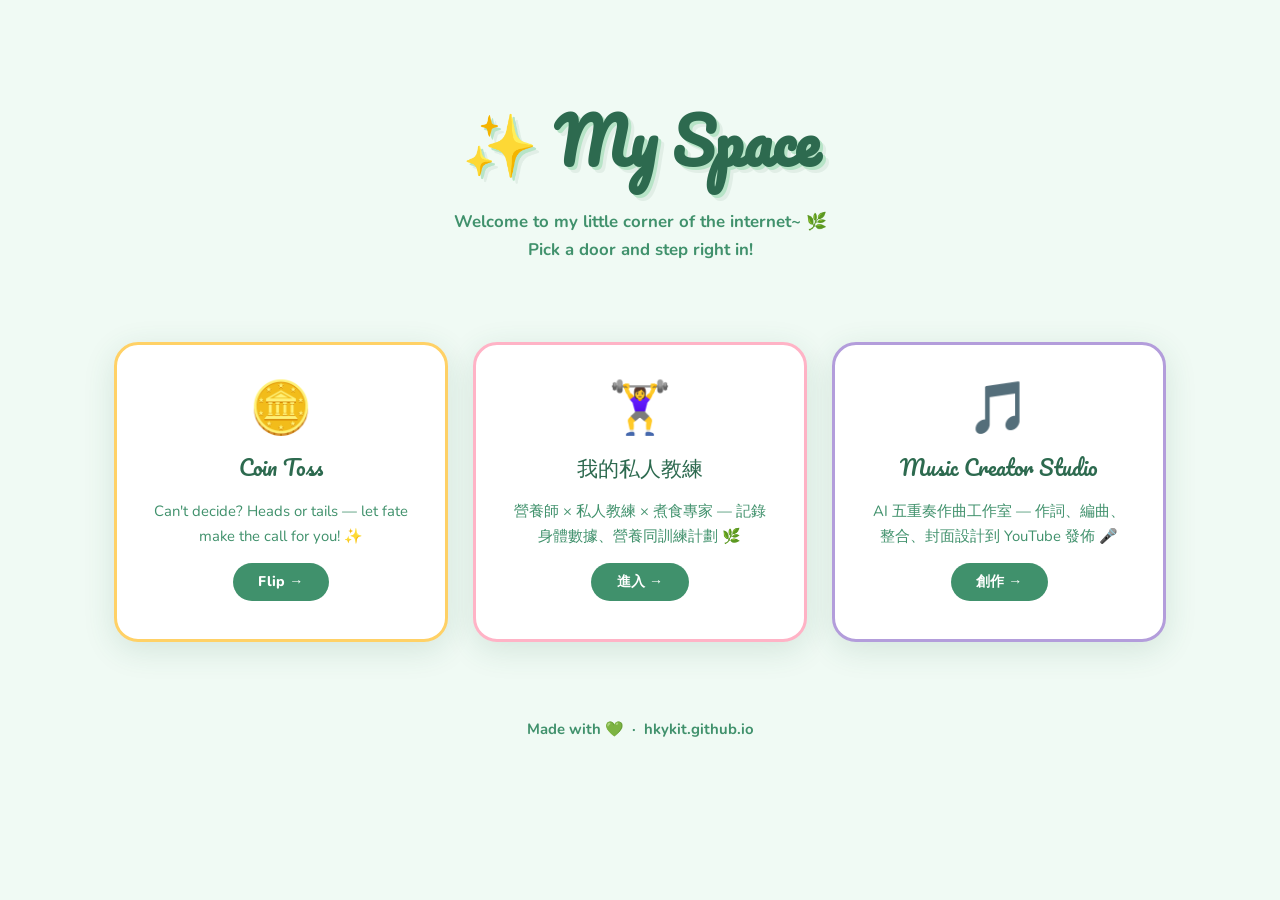
<file: index.html>
<!DOCTYPE html>
<html lang="en">
<head>
  <meta charset="UTF-8">
  <meta http-equiv="refresh" content="0; url=dhkykit.html">
  <title>hkykit</title>
</head>
<body>
  <script>window.location.replace('dhkykit.html');</script>
</body>
</html>
</file>
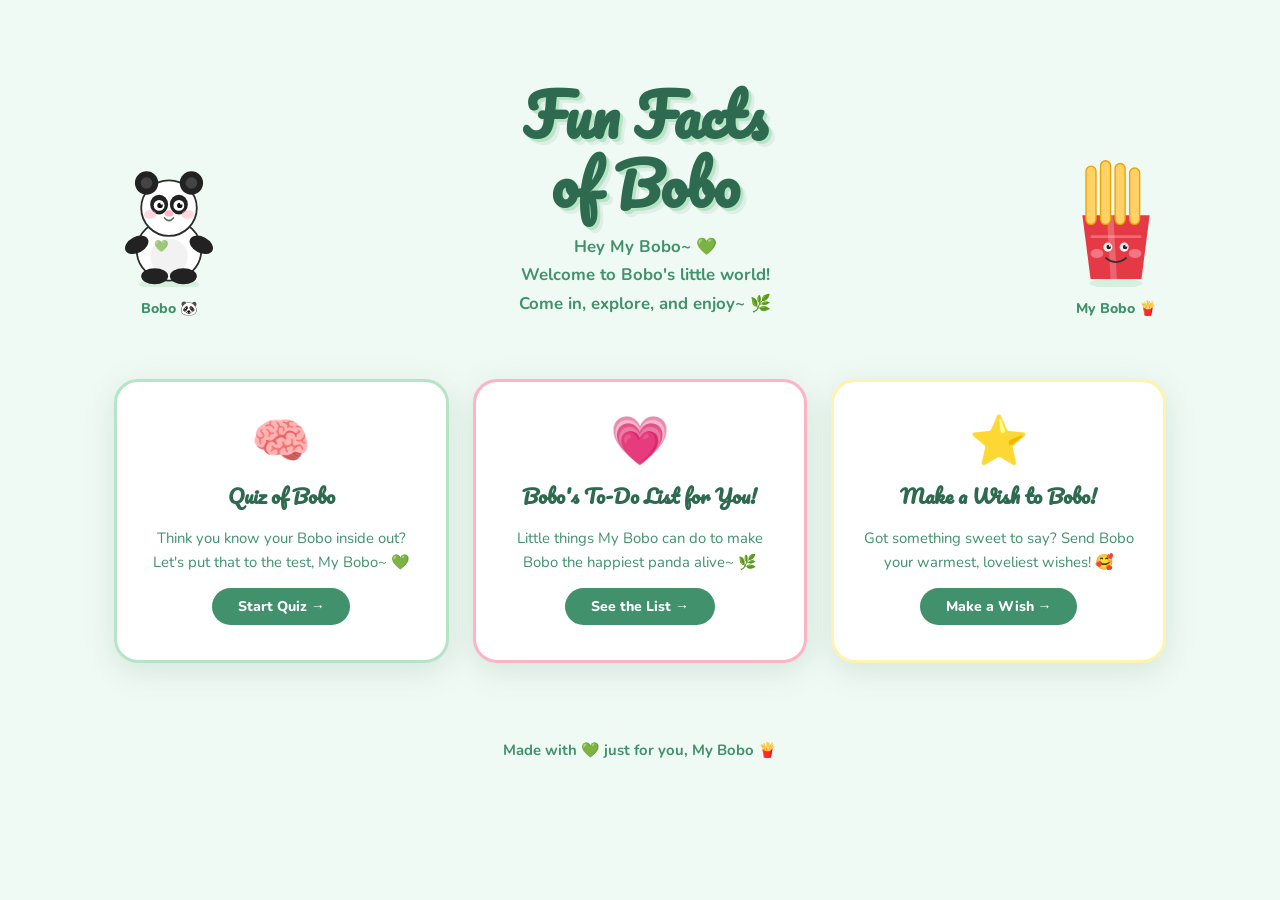
<file: bobo.html>
<!DOCTYPE html>
<html lang="en">
<head>
  <meta charset="UTF-8">
  <meta name="viewport" content="width=device-width, initial-scale=1.0">
  <title>Fun Facts of Bobo 🐼</title>
  <link rel="stylesheet" href="style.css">
</head>
<body>

<!-- Floating bg emojis -->
<div class="floaties" id="floaties"></div>

<div class="container">

  <!-- ── Hero ── -->
  <header class="hero">
    <div class="characters">

      <!-- Panda (Bobo) -->
      <div class="character char-panda">
        <svg xmlns="http://www.w3.org/2000/svg" viewBox="0 0 120 145" width="110" height="130">
          <ellipse cx="60" cy="142" rx="34" ry="6" fill="#b7e4c7" opacity=".45"/>
          <!-- body -->
          <ellipse cx="60" cy="104" rx="36" ry="34" fill="#fff" stroke="#2d2d2d" stroke-width="2"/>
          <ellipse cx="60" cy="111" rx="21" ry="20" fill="#f2f2f2"/>
          <!-- arms -->
          <ellipse cx="24" cy="98" rx="14" ry="9" fill="#222" transform="rotate(-28,24,98)"/>
          <ellipse cx="96" cy="98" rx="14" ry="9" fill="#222" transform="rotate(28,96,98)"/>
          <!-- legs -->
          <ellipse cx="44" cy="133" rx="15" ry="9" fill="#222"/>
          <ellipse cx="76" cy="133" rx="15" ry="9" fill="#222"/>
          <!-- head -->
          <circle cx="60" cy="57" r="31" fill="#fff" stroke="#2d2d2d" stroke-width="2"/>
          <!-- ears -->
          <circle cx="35" cy="29" r="13" fill="#222"/>
          <circle cx="85" cy="29" r="13" fill="#222"/>
          <circle cx="35" cy="29" r="6.5" fill="#444"/>
          <circle cx="85" cy="29" r="6.5" fill="#444"/>
          <!-- eye patches -->
          <ellipse cx="49" cy="53" rx="10" ry="11" fill="#222"/>
          <ellipse cx="71" cy="53" rx="10" ry="11" fill="#222"/>
          <!-- eyes -->
          <circle cx="49" cy="54" r="6" fill="#fff"/>
          <circle cx="71" cy="54" r="6" fill="#fff"/>
          <circle cx="50" cy="54" r="3" fill="#111"/>
          <circle cx="72" cy="54" r="3" fill="#111"/>
          <circle cx="51.5" cy="52" r="1.2" fill="#fff"/>
          <circle cx="73.5" cy="52" r="1.2" fill="#fff"/>
          <!-- nose -->
          <ellipse cx="60" cy="63" rx="5" ry="3.5" fill="#ffb3c6"/>
          <!-- mouth -->
          <path d="M55 68 Q60 74 65 68" stroke="#666" stroke-width="1.8" fill="none" stroke-linecap="round"/>
          <!-- blush -->
          <ellipse cx="39" cy="64" rx="7" ry="5" fill="#ffb3c6" opacity=".5"/>
          <ellipse cx="81" cy="64" rx="7" ry="5" fill="#ffb3c6" opacity=".5"/>
          <!-- tiny heart -->
          <text x="52" y="104" font-size="13" text-anchor="middle" opacity=".7">💚</text>
        </svg>
        <p class="char-label">Bobo 🐼</p>
      </div>

      <!-- Hero text -->
      <div class="hero-text">
        <h1 class="site-title">Fun Facts<br>of Bobo</h1>
        <p class="site-sub">Hey My Bobo~ 💚<br>Welcome to Bobo's little world!<br>Come in, explore, and enjoy~ 🌿</p>
      </div>

      <!-- French Fries (boyfriend) -->
      <div class="character char-fries">
        <svg xmlns="http://www.w3.org/2000/svg" viewBox="0 0 110 150" width="100" height="138">
          <ellipse cx="55" cy="147" rx="29" ry="5.5" fill="#b7e4c7" opacity=".45"/>
          <!-- fries box -->
          <path d="M18 72 L27 142 L83 142 L92 72 Z" fill="#e63946"/>
          <!-- box highlight -->
          <path d="M45 72 L49 142 L56 142 L52 72 Z" fill="#fff" opacity=".22"/>
          <!-- box line -->
          <rect x="27" y="94" width="56" height="3" rx="1.5" fill="#fff" opacity=".25"/>
          <!-- fries -->
          <rect x="22" y="18" width="11" height="64" rx="5.5" fill="#ffd166" stroke="#e8a400" stroke-width="1.5"/>
          <rect x="38" y="12" width="11" height="70" rx="5.5" fill="#ffd166" stroke="#e8a400" stroke-width="1.5"/>
          <rect x="54" y="15" width="11" height="67" rx="5.5" fill="#ffd166" stroke="#e8a400" stroke-width="1.5"/>
          <rect x="70" y="20" width="11" height="62" rx="5.5" fill="#ffd166" stroke="#e8a400" stroke-width="1.5"/>
          <!-- face on box -->
          <circle cx="46" cy="107" r="5" fill="#fff" opacity=".9"/>
          <circle cx="64" cy="107" r="5" fill="#fff" opacity=".9"/>
          <circle cx="47" cy="107" r="2.5" fill="#222"/>
          <circle cx="65" cy="107" r="2.5" fill="#222"/>
          <circle cx="48.2" cy="105.5" r="1" fill="#fff"/>
          <circle cx="66.2" cy="105.5" r="1" fill="#fff"/>
          <!-- smile -->
          <path d="M44 119 Q55 128 66 119" stroke="#333" stroke-width="2" fill="none" stroke-linecap="round"/>
          <!-- blush -->
          <ellipse cx="34" cy="114" rx="7" ry="5" fill="#ffb3c6" opacity=".5"/>
          <ellipse cx="76" cy="114" rx="7" ry="5" fill="#ffb3c6" opacity=".5"/>
        </svg>
        <p class="char-label">My Bobo 🍟</p>
      </div>

    </div>
  </header>

  <!-- ── Category cards ── -->
  <main class="categories">

    <a href="quiz.html" class="card card-quiz">
      <div class="card-icon">🧠</div>
      <h2>Quiz of Bobo</h2>
      <p>Think you know your Bobo inside out? Let's put that to the test, My Bobo~ 💚</p>
      <span class="card-cta">Start Quiz →</span>
    </a>

    <a href="heart.html" class="card card-heart">
      <div class="card-icon">💗</div>
      <h2>Bobo's To-Do List for You!</h2>
      <p>Little things My Bobo can do to make Bobo the happiest panda alive~ 🌿</p>
      <span class="card-cta">See the List →</span>
    </a>

    <a href="wish.html" class="card card-wish">
      <div class="card-icon">⭐</div>
      <h2>Make a Wish to Bobo!</h2>
      <p>Got something sweet to say? Send Bobo your warmest, loveliest wishes! 🥰</p>
      <span class="card-cta">Make a Wish →</span>
    </a>

  </main>

  <footer>
    <p>Made with 💚 just for you, My Bobo 🍟</p>
  </footer>

</div>

<script>
  const FLOATIES = ['🌿','💚','🐼','🍀','✨','🌱','💗','🌸'];
  const el = document.getElementById('floaties');
  for (let i = 0; i < 18; i++) {
    const s = document.createElement('span');
    s.className = 'floaty';
    s.textContent = FLOATIES[Math.floor(Math.random() * FLOATIES.length)];
    s.style.left = Math.random() * 100 + 'vw';
    s.style.animationDuration = (12 + Math.random() * 14) + 's';
    s.style.animationDelay = (Math.random() * 16) + 's';
    s.style.fontSize = (.9 + Math.random() * .8) + 'rem';
    el.appendChild(s);
  }
</script>
</body>
</html>
</file>
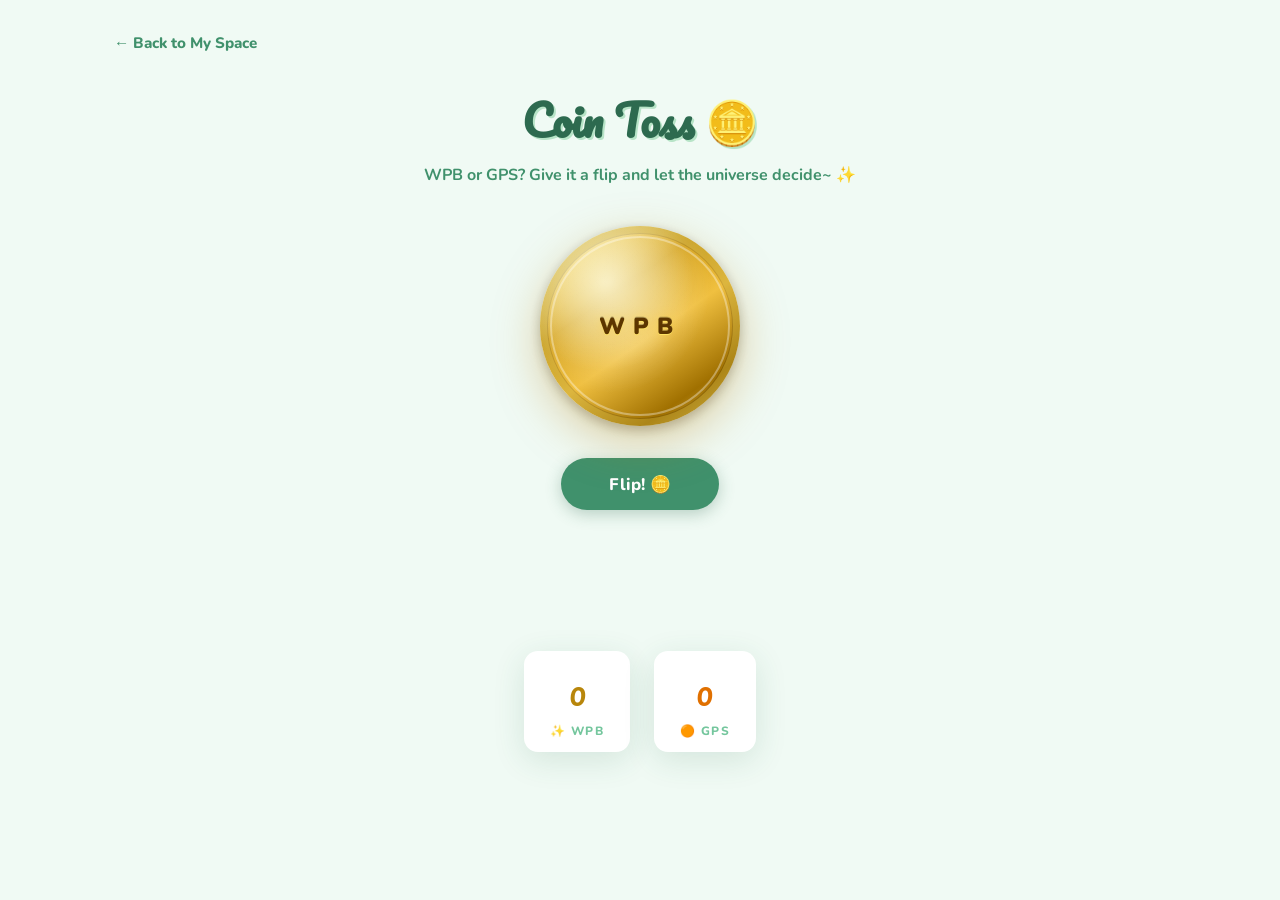
<file: coin-toss.html>
<!DOCTYPE html>
<html lang="en">
<head>
  <meta charset="UTF-8">
  <meta name="viewport" content="width=device-width, initial-scale=1.0">
  <title>Coin Toss 🪙</title>
  <link rel="stylesheet" href="style.css">
  <style>
    .coin-wrap {
      max-width: 480px;
      margin: 0 auto;
      text-align: center;
    }

    /* ── 3-D stage ── */
    .coin-stage {
      perspective: 900px;
      display: flex;
      justify-content: center;
      margin: 2.5rem 0 2rem;
    }

    .coin {
      width: 200px; height: 200px;
      position: relative;
      transform-style: preserve-3d;
      transition: transform 1.5s cubic-bezier(.33,.01,.2,1);
      cursor: pointer;
    }

    /* ── Edge (visible mid-spin) ── */
    .coin-edge {
      position: absolute;
      width: 100%; height: 100%;
      border-radius: 50%;
      background: conic-gradient(#aaa, #777, #ccc, #888, #bbb, #666, #aaa);
      transform: rotateY(90deg) scaleX(.06);
      backface-visibility: visible;
    }

    /* ── Shared face ── */
    .coin-face {
      position: absolute; inset: 0;
      border-radius: 50%;
      backface-visibility: hidden;
      display: flex; flex-direction: column;
      align-items: center; justify-content: center;
      overflow: hidden;
    }

    /* inner raised ring */
    .coin-face::before {
      content: '';
      position: absolute; inset: 10px;
      border-radius: 50%;
      border: 2px solid rgba(255,255,255,.35);
      pointer-events: none; z-index: 2;
    }

    /* gloss overlay */
    .coin-face::after {
      content: '';
      position: absolute; inset: 0;
      border-radius: 50%;
      background: radial-gradient(ellipse at 35% 28%, rgba(255,255,255,.45) 0%, transparent 55%);
      pointer-events: none; z-index: 3;
    }

    /* ── WPB — gold ── */
    .coin-heads {
      background:
        radial-gradient(circle at 32% 28%, rgba(255,252,200,.7) 0%, transparent 45%),
        linear-gradient(145deg, #ffe066 0%, #d4a017 35%, #f0c040 55%, #a07000 80%, #ddb84a 100%);
      box-shadow:
        inset 0 0 0 7px rgba(255,220,80,.3),
        inset 0 0 0 8px rgba(0,0,0,.15),
        0 16px 48px rgba(180,120,0,.35),
        0 4px 12px rgba(0,0,0,.25);
    }

    /* ── GPS — orange ── */
    .coin-tails {
      background:
        radial-gradient(circle at 32% 28%, rgba(255,220,140,.6) 0%, transparent 45%),
        linear-gradient(145deg, #ffb347 0%, #e06000 35%, #ff9020 55%, #b84000 80%, #ff8030 100%);
      box-shadow:
        inset 0 0 0 7px rgba(255,160,60,.25),
        inset 0 0 0 8px rgba(0,0,0,.15),
        0 16px 48px rgba(180,80,0,.35),
        0 4px 12px rgba(0,0,0,.25);
      transform: rotateY(180deg);
    }

    /* ── Coin text ── */
    .coin-name {
      font-family: 'Nunito', sans-serif;
      font-size: 1.45rem;
      font-weight: 900;
      letter-spacing: 8px;
      text-transform: uppercase;
      position: relative; z-index: 4;
    }
    .coin-heads .coin-name {
      color: #5c3600;
      text-shadow:
        0 1px 0 rgba(255,230,100,.9),
        0 -1px 0 rgba(0,0,0,.25),
        0 0 12px rgba(255,200,0,.3);
    }
    .coin-tails .coin-name {
      color: #3e1400;
      text-shadow:
        0 1px 0 rgba(255,180,80,.9),
        0 -1px 0 rgba(0,0,0,.25),
        0 0 12px rgba(255,120,0,.3);
    }

    /* ── Flip button ── */
    .flip-btn {
      background: var(--g700); color: #fff; border: none;
      border-radius: 50px; padding: .9rem 3rem;
      font-family: 'Nunito', sans-serif;
      font-size: 1.05rem; font-weight: 800;
      cursor: pointer; transition: background .2s, transform .15s, box-shadow .2s;
      box-shadow: 0 4px 16px rgba(45,106,79,.3);
      margin-bottom: 1.8rem;
    }
    .flip-btn:hover  { background: var(--g800); transform: scale(1.05); box-shadow: 0 8px 24px rgba(45,106,79,.4); }
    .flip-btn:active { transform: scale(.97); }
    .flip-btn:disabled { background: var(--g300); cursor: not-allowed; transform: none; box-shadow: none; }

    /* ── Result ── */
    .result-box {
      background: var(--white);
      border-radius: var(--radius);
      padding: 1.6rem 2rem;
      box-shadow: var(--shadow);
      min-height: 80px;
      display: flex; align-items: center;
      justify-content: center; flex-direction: column;
      gap: .4rem;
      opacity: 0; transition: opacity .45s ease;
    }
    .result-box.show { opacity: 1; }
    .result-label {
      font-family: 'Pacifico', cursive;
      font-size: 1.8rem;
    }
    .result-sub {
      font-size: .93rem; font-weight: 700;
      color: var(--g700); line-height: 1.5;
    }

    /* ── Tally ── */
    .tally {
      display: flex; gap: 1.5rem;
      justify-content: center; margin-top: 2rem;
    }
    .tally-item {
      background: var(--white);
      border-radius: var(--rsm);
      padding: .8rem 1.6rem;
      box-shadow: var(--shadow);
      text-align: center; min-width: 95px;
    }
    .tally-num {
      font-family: 'Pacifico', cursive;
      font-size: 2rem;
    }
    .tally-name {
      font-size: .75rem; font-weight: 800;
      text-transform: uppercase; letter-spacing: 1.5px;
      color: var(--g500); margin-top: .2rem;
    }
  </style>
</head>
<body>

<div class="floaties" id="floaties"></div>

<div class="container">
  <a href="dhkykit.html" class="back-link">← Back to My Space</a>

  <h1 class="page-title">Coin Toss 🪙</h1>
  <p class="page-sub">WPB or GPS? Give it a flip and let the universe decide~ ✨</p>

  <div class="coin-wrap">

    <!-- Coin -->
    <div class="coin-stage">
      <div class="coin" id="coin" onclick="flip()">
        <div class="coin-edge"></div>
        <div class="coin-face coin-heads">
          <span class="coin-name">WPB</span>
        </div>
        <div class="coin-face coin-tails">
          <span class="coin-name">GPS</span>
        </div>
      </div>
    </div>

    <!-- Button -->
    <button class="flip-btn" id="flip-btn" onclick="flip()">Flip! 🪙</button>

    <!-- Result -->
    <div class="result-box" id="result-box">
      <p class="result-sub">Click the coin or the button to flip~ 🌿</p>
    </div>

    <!-- Tally -->
    <div class="tally">
      <div class="tally-item">
        <div class="tally-num" id="heads-count" style="color:#b8860b">0</div>
        <div class="tally-name">✨ WPB</div>
      </div>
      <div class="tally-item">
        <div class="tally-num" id="tails-count" style="color:#e07000">0</div>
        <div class="tally-name">🟠 GPS</div>
      </div>
    </div>

  </div>
</div>

<script>
  const WPB_MSGS = [
    "✨ WPB it is! Golden wins this round~",
    "🌟 WPB! The golden side shines bright!",
    "💛 WPB! Pure gold, just like that~",
    "✨ WPB! Gleaming and glorious!",
    "🌟 WPB! The golden choice prevails~"
  ];
  const GPS_MSGS = [
    "🟠 GPS it is! Orange takes the crown~",
    "🔥 GPS! Bold and bright, orange wins!",
    "🟠 GPS! Warm and vivid, just like that~",
    "🔥 GPS! The orange side has spoken!",
    "🟠 GPS! Fiery and fierce, GPS wins~"
  ];

  let rotation = 0;
  let flipping = false;
  let wpb = 0, gps = 0;

  function flip() {
    if (flipping) return;
    flipping = true;

    const btn = document.getElementById('flip-btn');
    const result = document.getElementById('result-box');
    btn.disabled = true;
    result.classList.remove('show');

    const isHeads = Math.random() < 0.5;
    const spins = 5 + Math.floor(Math.random() * 4);
    const extra = isHeads ? 0 : 180;
    rotation += spins * 360 + extra;

    const coin = document.getElementById('coin');
    coin.style.transform = `rotateY(${rotation}deg)`;

    setTimeout(() => {
      if (isHeads) {
        wpb++;
        document.getElementById('heads-count').textContent = wpb;
        const msg = WPB_MSGS[Math.floor(Math.random() * WPB_MSGS.length)];
        result.innerHTML = `<p class="result-label" style="color:#b8860b">WPB! ✨</p><p class="result-sub">${msg}</p>`;
      } else {
        gps++;
        document.getElementById('tails-count').textContent = gps;
        const msg = GPS_MSGS[Math.floor(Math.random() * GPS_MSGS.length)];
        result.innerHTML = `<p class="result-label" style="color:#e07000">GPS! 🟠</p><p class="result-sub">${msg}</p>`;
      }
      result.classList.add('show');
      btn.disabled = false;
      flipping = false;
    }, 1350);
  }

  // floating bg
  const FLOATIES = ['🪙','✨','🌿','💫','⭐','🍀','🌸','💚'];
  const el = document.getElementById('floaties');
  for (let i = 0; i < 14; i++) {
    const s = document.createElement('span');
    s.className = 'floaty';
    s.textContent = FLOATIES[Math.floor(Math.random() * FLOATIES.length)];
    s.style.left = Math.random() * 100 + 'vw';
    s.style.animationDuration = (12 + Math.random() * 14) + 's';
    s.style.animationDelay = (Math.random() * 16) + 's';
    s.style.fontSize = (.9 + Math.random() * .8) + 'rem';
    el.appendChild(s);
  }
</script>
</body>
</html>
</file>
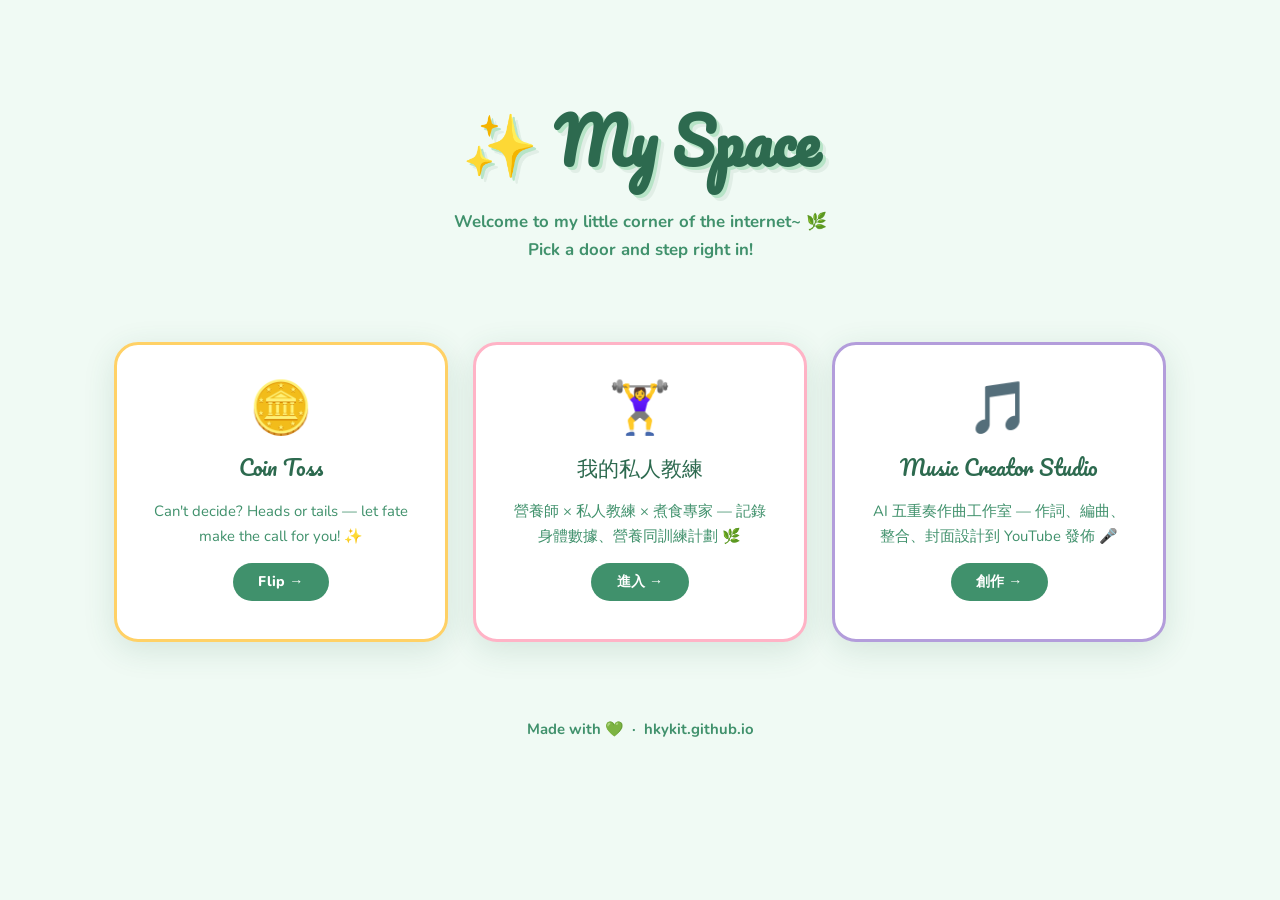
<file: dhkykit.html>
<!DOCTYPE html>
<html lang="en">
<head>
  <meta charset="UTF-8">
  <meta name="viewport" content="width=device-width, initial-scale=1.0">
  <title>dhkykit 🌿</title>
  <link rel="stylesheet" href="style.css">
  <style>
    .dashboard-hero {
      text-align: center;
      padding: 3.5rem 0 2rem;
    }
    .dashboard-title {
      font-family: 'Pacifico', cursive;
      font-size: clamp(2.2rem, 6vw, 3.8rem);
      color: var(--g800);
      text-shadow: 3px 3px 0 var(--g300), 6px 6px 0 rgba(45,106,79,.08);
      margin-bottom: .8rem;
    }
    .dashboard-sub {
      font-size: 1.05rem; font-weight: 700;
      color: var(--g700); line-height: 1.7;
    }
    .sites-grid {
      display: grid;
      grid-template-columns: repeat(auto-fit, minmax(280px, 1fr));
      gap: 1.6rem;
      margin: 2.8rem 0;
    }
    .site-card {
      background: var(--white);
      border-radius: var(--radius);
      padding: 2.4rem 2rem;
      text-decoration: none; color: var(--text);
      box-shadow: var(--shadow);
      border: 3px solid transparent;
      transition: transform .3s, box-shadow .3s, border-color .3s;
      display: flex; flex-direction: column;
      align-items: center; text-align: center; gap: .9rem;
    }
    .site-card:hover {
      transform: translateY(-10px);
      box-shadow: 0 22px 52px rgba(45,106,79,.2);
    }
    .site-card.card-1 { border-color: var(--g300); }
    .site-card.card-1:hover { border-color: var(--g700); background: linear-gradient(135deg,#fff,var(--g50)); }
    .site-card.card-2 { border-color: #ffd166; }
    .site-card.card-2:hover { border-color: #e8a400; background: linear-gradient(135deg,#fff,#fffbee); }
    .site-card.card-3 { border-color: var(--pink); }
    .site-card.card-3:hover { border-color: #ff85a2; background: linear-gradient(135deg,#fff,#fff5f8); }
    .site-card.card-music { border-color: #b39ddb; }
    .site-card.card-music:hover { border-color: #7e57c2; background: linear-gradient(135deg,#fff,#f3e5f5); }

    .site-icon { font-size: 3.2rem; line-height: 1; }
    .site-name {
      font-family: 'Pacifico', cursive;
      font-size: 1.3rem; color: var(--g800);
    }
    .site-desc { font-size: .93rem; color: var(--g700); line-height: 1.65; }
    .site-cta {
      margin-top: auto;
      background: var(--g700); color: #fff;
      padding: .6rem 1.6rem; border-radius: 50px;
      font-weight: 800; font-size: .88rem;
      transition: background .25s;
    }
    .site-card:hover .site-cta { background: var(--g800); }
  </style>
</head>
<body>

<div class="floaties" id="floaties"></div>

<div class="container">

  <div class="dashboard-hero">
    <h1 class="dashboard-title">✨ My Space</h1>
    <p class="dashboard-sub">Welcome to my little corner of the internet~ 🌿<br>Pick a door and step right in!</p>
  </div>

  <div class="sites-grid">

    <a href="coin-toss.html" class="site-card card-2">
      <div class="site-icon">🪙</div>
      <p class="site-name">Coin Toss</p>
      <p class="site-desc">Can't decide? Heads or tails — let fate make the call for you! ✨</p>
      <span class="site-cta">Flip →</span>
    </a>

    <a href="trainer.html" class="site-card card-3">
      <div class="site-icon">🏋️‍♀️</div>
      <p class="site-name">我的私人教練</p>
      <p class="site-desc">營養師 × 私人教練 × 煮食專家 — 記錄身體數據、營養同訓練計劃 🌿</p>
      <span class="site-cta">進入 →</span>
    </a>

    <a href="music.html" class="site-card card-music">
      <div class="site-icon">🎵</div>
      <p class="site-name">Music Creator Studio</p>
      <p class="site-desc">AI 五重奏作曲工作室 — 作詞、編曲、整合、封面設計到 YouTube 發佈 🎤</p>
      <span class="site-cta">創作 →</span>
    </a>

  </div>

  <footer>
    <p>Made with 💚 &nbsp;·&nbsp; hkykit.github.io</p>
  </footer>

</div>

<script>
  const FLOATIES = ['🌿','💚','✨','🍀','🌱','💫','🌸','⭐'];
  const el = document.getElementById('floaties');
  for (let i = 0; i < 16; i++) {
    const s = document.createElement('span');
    s.className = 'floaty';
    s.textContent = FLOATIES[Math.floor(Math.random() * FLOATIES.length)];
    s.style.left = Math.random() * 100 + 'vw';
    s.style.animationDuration = (12 + Math.random() * 14) + 's';
    s.style.animationDelay = (Math.random() * 18) + 's';
    s.style.fontSize = (.9 + Math.random() * .8) + 'rem';
    el.appendChild(s);
  }
</script>
</body>
</html>
</file>
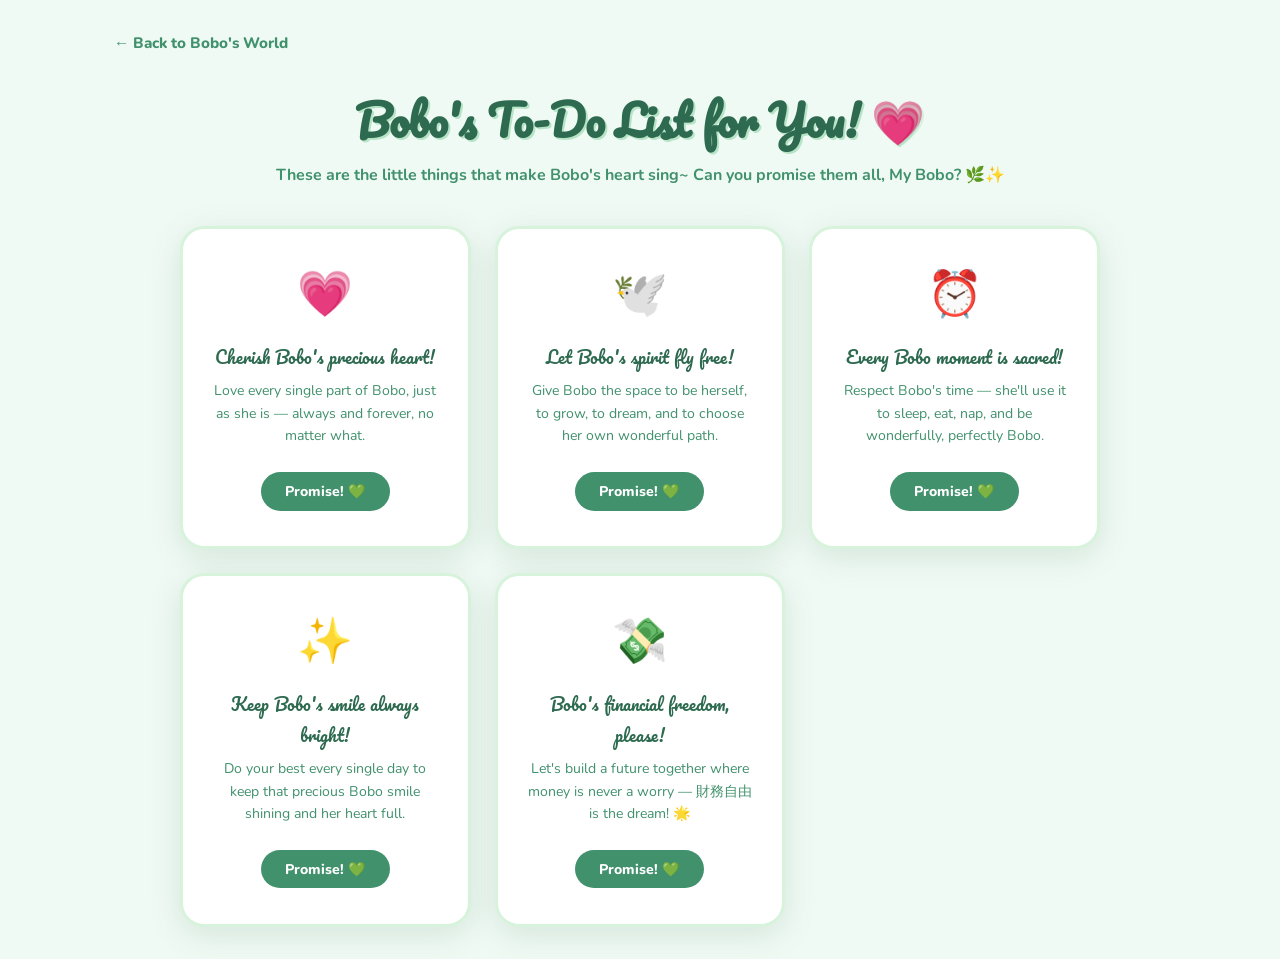
<file: heart.html>
<!DOCTYPE html>
<html lang="en">
<head>
  <meta charset="UTF-8">
  <meta name="viewport" content="width=device-width, initial-scale=1.0">
  <title>Bobo's To-Do List 💗</title>
  <link rel="stylesheet" href="style.css">
</head>
<body>

<div class="floaties" id="floaties"></div>

<div class="container">
  <a href="bobo.html" class="back-link">← Back to Bobo's World</a>

  <h1 class="page-title">Bobo's To-Do List for You! 💗</h1>
  <p class="page-sub">These are the little things that make Bobo's heart sing~ Can you promise them all, My Bobo? 🌿✨</p>

  <div class="gifts-grid">

    <div class="gift-card" id="gift-0">
      <span class="gift-ico">💗</span>
      <p class="gift-title">Cherish Bobo's precious heart!</p>
      <p class="gift-desc">Love every single part of Bobo, just as she is — always and forever, no matter what.</p>
      <button class="promise-btn" onclick="promise(0)">Promise! 💚</button>
    </div>

    <div class="gift-card" id="gift-1">
      <span class="gift-ico">🕊️</span>
      <p class="gift-title">Let Bobo's spirit fly free!</p>
      <p class="gift-desc">Give Bobo the space to be herself, to grow, to dream, and to choose her own wonderful path.</p>
      <button class="promise-btn" onclick="promise(1)">Promise! 💚</button>
    </div>

    <div class="gift-card" id="gift-2">
      <span class="gift-ico">⏰</span>
      <p class="gift-title">Every Bobo moment is sacred!</p>
      <p class="gift-desc">Respect Bobo's time — she'll use it to sleep, eat, nap, and be wonderfully, perfectly Bobo.</p>
      <button class="promise-btn" onclick="promise(2)">Promise! 💚</button>
    </div>

    <div class="gift-card" id="gift-3">
      <span class="gift-ico">✨</span>
      <p class="gift-title">Keep Bobo's smile always bright!</p>
      <p class="gift-desc">Do your best every single day to keep that precious Bobo smile shining and her heart full.</p>
      <button class="promise-btn" onclick="promise(3)">Promise! 💚</button>
    </div>

    <div class="gift-card" id="gift-4">
      <span class="gift-ico">💸</span>
      <p class="gift-title">Bobo's financial freedom, please!</p>
      <p class="gift-desc">Let's build a future together where money is never a worry — 財務自由 is the dream! 🌟</p>
      <button class="promise-btn" onclick="promise(4)">Promise! 💚</button>
    </div>

  </div>
</div>

<script>
  function promise(idx) {
    const card = document.getElementById('gift-' + idx);
    card.classList.add('promised');
    const btn = card.querySelector('.promise-btn');
    btn.textContent = 'Promised! 🥰';
    btn.classList.add('done');

    const sparkle = document.createElement('span');
    sparkle.className = 'sparkle';
    sparkle.textContent = '💚';
    card.appendChild(sparkle);
    setTimeout(() => sparkle.remove(), 800);
  }

  // floating bg
  const FLOATIES = ['💗','💚','🌿','✨','🌸','💝','🍀','🌱'];
  const el = document.getElementById('floaties');
  for (let i = 0; i < 14; i++) {
    const s = document.createElement('span');
    s.className = 'floaty';
    s.textContent = FLOATIES[Math.floor(Math.random() * FLOATIES.length)];
    s.style.left = Math.random() * 100 + 'vw';
    s.style.animationDuration = (12 + Math.random() * 14) + 's';
    s.style.animationDelay = (Math.random() * 16) + 's';
    s.style.fontSize = (.9 + Math.random() * .8) + 'rem';
    el.appendChild(s);
  }
</script>
</body>
</html>
</file>
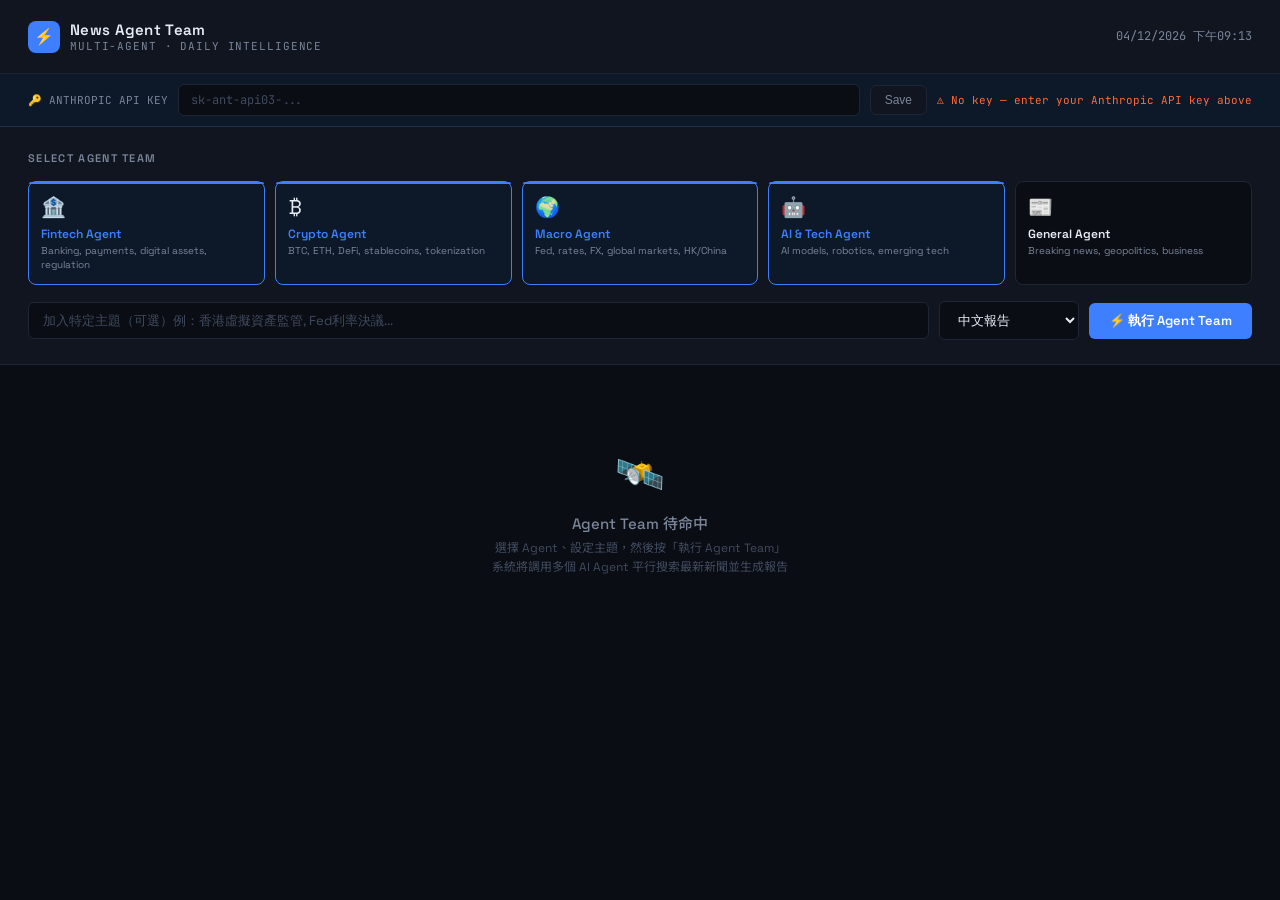
<file: news-agent.html>
<!DOCTYPE html>
<html lang="zh-HK">
<head>
<meta charset="UTF-8">
<meta name="viewport" content="width=device-width, initial-scale=1.0">
<title>News Agent Team — Daily Intelligence</title>
<style>
@import url('https://fonts.googleapis.com/css2?family=Space+Grotesk:wght@300;400;500;600;700&family=Noto+Sans+HK:wght@300;400;500;700&family=JetBrains+Mono:wght@400;500&display=swap');

:root {
  --bg: #0a0d14;
  --surface: #111520;
  --border: #1e2535;
  --accent: #3d7fff;
  --accent2: #00d4aa;
  --warn: #ff6b35;
  --text-primary: #e8ecf4;
  --text-secondary: #7a8599;
  --text-dim: #404a5e;
  --tag-fintech: #1a3a6b;
  --tag-crypto: #1a4a3a;
  --tag-macro: #3a2a1a;
  --tag-ai: #2a1a4a;
}

* { box-sizing: border-box; margin: 0; padding: 0; }

body {
  background: var(--bg);
  color: var(--text-primary);
  font-family: 'Space Grotesk', 'Noto Sans HK', sans-serif;
  min-height: 100vh;
}

/* ── Header ── */
header {
  border-bottom: 1px solid var(--border);
  padding: 20px 28px;
  display: flex;
  align-items: center;
  justify-content: space-between;
  background: var(--surface);
}

.logo {
  display: flex;
  align-items: center;
  gap: 10px;
}

.logo-icon {
  width: 32px; height: 32px;
  background: var(--accent);
  border-radius: 8px;
  display: flex; align-items: center; justify-content: center;
  font-size: 16px;
}

.logo-text {
  font-size: 15px;
  font-weight: 600;
  letter-spacing: 0.02em;
}

.logo-sub {
  font-size: 11px;
  color: var(--text-secondary);
  font-family: 'JetBrains Mono', monospace;
  letter-spacing: 0.08em;
}

.header-right {
  display: flex;
  align-items: center;
  gap: 16px;
}

#timestamp {
  font-family: 'JetBrains Mono', monospace;
  font-size: 12px;
  color: var(--text-secondary);
}

/* ── API Key Banner ── */
.apikey-bar {
  background: #0d1829;
  border-bottom: 1px solid #1e3050;
  padding: 10px 28px;
  display: flex;
  align-items: center;
  gap: 10px;
  flex-wrap: wrap;
}

.apikey-label {
  font-family: 'JetBrains Mono', monospace;
  font-size: 11px;
  color: var(--text-secondary);
  white-space: nowrap;
}

.apikey-input {
  flex: 1;
  min-width: 220px;
  background: var(--bg);
  border: 1px solid var(--border);
  border-radius: 6px;
  padding: 7px 12px;
  color: var(--text-primary);
  font-family: 'JetBrains Mono', monospace;
  font-size: 12px;
  outline: none;
  transition: border-color 0.15s;
  letter-spacing: 0.04em;
}

.apikey-input:focus { border-color: var(--accent); }
.apikey-input::placeholder { color: var(--text-dim); letter-spacing: 0; }

.apikey-save-btn {
  background: var(--surface);
  border: 1px solid var(--border);
  border-radius: 6px;
  padding: 7px 14px;
  color: var(--text-secondary);
  font-size: 12px;
  cursor: pointer;
  transition: all 0.15s;
  white-space: nowrap;
}
.apikey-save-btn:hover { border-color: var(--accent); color: var(--text-primary); }

.apikey-status {
  font-family: 'JetBrains Mono', monospace;
  font-size: 11px;
}
.apikey-status.ok { color: var(--accent2); }
.apikey-status.missing { color: var(--warn); }

/* ── Agent Config Panel ── */
.config-panel {
  padding: 24px 28px;
  border-bottom: 1px solid var(--border);
  background: var(--surface);
}

.config-title {
  font-size: 11px;
  font-weight: 600;
  letter-spacing: 0.12em;
  color: var(--text-secondary);
  text-transform: uppercase;
  margin-bottom: 16px;
}

.agent-grid {
  display: grid;
  grid-template-columns: repeat(auto-fit, minmax(140px, 1fr));
  gap: 10px;
  margin-bottom: 16px;
}

.agent-card {
  background: var(--bg);
  border: 1px solid var(--border);
  border-radius: 8px;
  padding: 12px;
  cursor: pointer;
  transition: all 0.15s;
  position: relative;
  user-select: none;
}

.agent-card:hover { border-color: var(--accent); }
.agent-card.active { border-color: var(--accent); background: #0d1829; }
.agent-card.active::before {
  content: '';
  position: absolute;
  top: 0; left: 0; right: 0;
  height: 2px;
  background: var(--accent);
  border-radius: 8px 8px 0 0;
}

.agent-icon { font-size: 20px; margin-bottom: 6px; }
.agent-name { font-size: 12px; font-weight: 600; margin-bottom: 2px; }
.agent-desc { font-size: 10px; color: var(--text-secondary); line-height: 1.4; }
.agent-card.active .agent-name { color: var(--accent); }

.controls {
  display: flex;
  gap: 10px;
  align-items: center;
  flex-wrap: wrap;
}

.topic-input {
  flex: 1;
  min-width: 200px;
  background: var(--bg);
  border: 1px solid var(--border);
  border-radius: 6px;
  padding: 9px 14px;
  color: var(--text-primary);
  font-family: 'Space Grotesk', sans-serif;
  font-size: 13px;
  outline: none;
  transition: border-color 0.15s;
}

.topic-input:focus { border-color: var(--accent); }
.topic-input::placeholder { color: var(--text-dim); }

.lang-select {
  background: var(--bg);
  border: 1px solid var(--border);
  border-radius: 6px;
  padding: 9px 14px;
  color: var(--text-primary);
  font-family: 'Space Grotesk', sans-serif;
  font-size: 13px;
  outline: none;
  cursor: pointer;
}

.run-btn {
  background: var(--accent);
  border: none;
  border-radius: 6px;
  padding: 9px 20px;
  color: white;
  font-family: 'Space Grotesk', sans-serif;
  font-size: 13px;
  font-weight: 600;
  cursor: pointer;
  display: flex;
  align-items: center;
  gap: 8px;
  transition: all 0.15s;
  white-space: nowrap;
}

.run-btn:hover { background: #5590ff; transform: translateY(-1px); }
.run-btn:disabled { background: var(--text-dim); cursor: not-allowed; transform: none; }

/* ── Main Content ── */
main { padding: 24px 28px; }

/* ── Status Bar ── */
.status-bar {
  display: none;
  background: var(--surface);
  border: 1px solid var(--border);
  border-radius: 8px;
  padding: 14px 18px;
  margin-bottom: 20px;
  gap: 12px;
  align-items: center;
}

.status-bar.visible { display: flex; }

.pulse {
  width: 8px; height: 8px;
  background: var(--accent2);
  border-radius: 50%;
  flex-shrink: 0;
  animation: pulse 1.2s ease-in-out infinite;
}

@keyframes pulse {
  0%, 100% { opacity: 1; transform: scale(1); }
  50% { opacity: 0.4; transform: scale(0.8); }
}

.status-text {
  font-family: 'JetBrains Mono', monospace;
  font-size: 12px;
  color: var(--text-secondary);
  flex: 1;
}

.agent-trace {
  font-size: 11px;
  color: var(--accent);
  font-family: 'JetBrains Mono', monospace;
}

/* ── Report ── */
#report-area { display: none; }
#report-area.visible { display: block; }

.report-header {
  display: flex;
  align-items: flex-start;
  justify-content: space-between;
  margin-bottom: 20px;
  gap: 16px;
  flex-wrap: wrap;
}

.report-meta {
  font-family: 'JetBrains Mono', monospace;
  font-size: 11px;
  color: var(--text-secondary);
}

.report-title {
  font-size: 22px;
  font-weight: 700;
  margin-bottom: 4px;
}

.copy-btn {
  background: var(--surface);
  border: 1px solid var(--border);
  border-radius: 6px;
  padding: 7px 14px;
  color: var(--text-secondary);
  font-size: 12px;
  cursor: pointer;
  display: flex;
  align-items: center;
  gap: 6px;
  transition: all 0.15s;
  white-space: nowrap;
}
.copy-btn:hover { border-color: var(--accent); color: var(--text-primary); }

/* ── News Cards ── */
.section-label {
  font-size: 11px;
  font-weight: 600;
  letter-spacing: 0.12em;
  text-transform: uppercase;
  color: var(--text-secondary);
  margin: 24px 0 12px;
  display: flex;
  align-items: center;
  gap: 8px;
}

.section-label::after {
  content: '';
  flex: 1;
  height: 1px;
  background: var(--border);
}

.news-grid { display: grid; gap: 12px; }

.news-card {
  background: var(--surface);
  border: 1px solid var(--border);
  border-radius: 8px;
  padding: 16px 18px;
  transition: border-color 0.15s;
}

.news-card:hover { border-color: var(--text-dim); }

.card-top {
  display: flex;
  align-items: flex-start;
  justify-content: space-between;
  gap: 12px;
  margin-bottom: 8px;
}

.card-title {
  font-size: 14px;
  font-weight: 600;
  line-height: 1.4;
  flex: 1;
}

.card-tag {
  font-size: 10px;
  font-weight: 600;
  letter-spacing: 0.06em;
  text-transform: uppercase;
  padding: 3px 8px;
  border-radius: 4px;
  white-space: nowrap;
  flex-shrink: 0;
}

.tag-fintech { background: var(--tag-fintech); color: #6ba3ff; }
.tag-crypto  { background: var(--tag-crypto);  color: #00d4aa; }
.tag-macro   { background: var(--tag-macro);   color: #ff9966; }
.tag-ai      { background: var(--tag-ai);      color: #b899ff; }
.tag-general { background: #1a1a2e;            color: #8899bb; }

.card-summary {
  font-size: 13px;
  color: var(--text-secondary);
  line-height: 1.6;
  margin-bottom: 10px;
}

.card-footer {
  display: flex;
  align-items: center;
  justify-content: space-between;
  font-family: 'JetBrains Mono', monospace;
  font-size: 11px;
  color: var(--text-dim);
  flex-wrap: wrap;
  gap: 6px;
}

.impact-badge {
  display: flex;
  align-items: center;
  gap: 5px;
}

.impact-dot {
  width: 6px; height: 6px;
  border-radius: 50%;
  flex-shrink: 0;
}

.impact-high .impact-dot { background: var(--warn); }
.impact-med  .impact-dot { background: #ffd166; }
.impact-low  .impact-dot { background: var(--accent2); }

/* ── Summary Box ── */
.summary-box {
  background: #0d1829;
  border: 1px solid #1e3050;
  border-radius: 8px;
  padding: 18px;
  margin-top: 20px;
}

.summary-box-title {
  font-size: 11px;
  font-weight: 600;
  letter-spacing: 0.10em;
  text-transform: uppercase;
  color: var(--accent);
  margin-bottom: 10px;
}

.summary-box p {
  font-size: 13px;
  line-height: 1.7;
  color: var(--text-secondary);
}

/* ── Empty / Error ── */
.empty-state {
  text-align: center;
  padding: 60px 20px;
  color: var(--text-dim);
}

.empty-icon  { font-size: 40px; margin-bottom: 12px; }
.empty-title { font-size: 15px; font-weight: 500; margin-bottom: 6px; color: var(--text-secondary); }
.empty-desc  { font-size: 12px; line-height: 1.6; }

.error-box {
  background: #1a0a0a;
  border: 1px solid #4a1a1a;
  border-radius: 8px;
  padding: 16px 18px;
  color: #ff8888;
  font-size: 13px;
  display: none;
  margin-bottom: 16px;
}
.error-box.visible { display: block; }

/* ── Responsive ── */
@media (max-width: 600px) {
  header, .apikey-bar, .config-panel, main { padding-left: 16px; padding-right: 16px; }
  .agent-grid { grid-template-columns: repeat(2, 1fr); }
  .report-title { font-size: 18px; }
}
</style>
</head>
<body>

<header>
  <div class="logo">
    <div class="logo-icon">&#x26A1;</div>
    <div>
      <div class="logo-text">News Agent Team</div>
      <div class="logo-sub">MULTI-AGENT &middot; DAILY INTELLIGENCE</div>
    </div>
  </div>
  <div class="header-right">
    <span id="timestamp"></span>
  </div>
</header>

<!-- API Key Bar -->
<div class="apikey-bar">
  <span class="apikey-label">&#x1F511; ANTHROPIC API KEY</span>
  <input class="apikey-input" id="apikey-input" type="password"
    placeholder="sk-ant-api03-..." autocomplete="off" />
  <button class="apikey-save-btn" onclick="saveKey()">Save</button>
  <span class="apikey-status" id="apikey-status"></span>
</div>

<div class="config-panel">
  <div class="config-title">Select Agent Team</div>
  <div class="agent-grid">
    <div class="agent-card active" data-agent="fintech" onclick="toggleAgent(this)">
      <div class="agent-icon">&#x1F3E6;</div>
      <div class="agent-name">Fintech Agent</div>
      <div class="agent-desc">Banking, payments, digital assets, regulation</div>
    </div>
    <div class="agent-card active" data-agent="crypto" onclick="toggleAgent(this)">
      <div class="agent-icon">&#x20BF;</div>
      <div class="agent-name">Crypto Agent</div>
      <div class="agent-desc">BTC, ETH, DeFi, stablecoins, tokenization</div>
    </div>
    <div class="agent-card active" data-agent="macro" onclick="toggleAgent(this)">
      <div class="agent-icon">&#x1F30D;</div>
      <div class="agent-name">Macro Agent</div>
      <div class="agent-desc">Fed, rates, FX, global markets, HK/China</div>
    </div>
    <div class="agent-card active" data-agent="ai" onclick="toggleAgent(this)">
      <div class="agent-icon">&#x1F916;</div>
      <div class="agent-name">AI &amp; Tech Agent</div>
      <div class="agent-desc">AI models, robotics, emerging tech</div>
    </div>
    <div class="agent-card" data-agent="general" onclick="toggleAgent(this)">
      <div class="agent-icon">&#x1F4F0;</div>
      <div class="agent-name">General Agent</div>
      <div class="agent-desc">Breaking news, geopolitics, business</div>
    </div>
  </div>
  <div class="controls">
    <input class="topic-input" id="topic-input"
      placeholder="&#x52A0;&#x5165;&#x7279;&#x5B9A;&#x4E3B;&#x984C;&#xFF08;&#x53EF;&#x9078;&#xFF09;&#x4F8B;&#xFF1A;&#x9999;&#x6E2F;&#x865B;&#x64EC;&#x8CC7;&#x7522;&#x76E3;&#x7BA1;, Fed&#x5229;&#x7387;&#x6C7A;&#x8B70;..." />
    <select class="lang-select" id="lang-select">
      <option value="zh">&#x4E2D;&#x6587;&#x5831;&#x544A;</option>
      <option value="en">English Report</option>
    </select>
    <button class="run-btn" id="run-btn" onclick="runAgents()">
      &#x26A1; &#x57F7;&#x884C; Agent Team
    </button>
  </div>
</div>

<main>
  <div class="status-bar" id="status-bar">
    <div class="pulse"></div>
    <div class="status-text" id="status-text">&#x521D;&#x59CB;&#x5316; Agent Team...</div>
    <div class="agent-trace" id="agent-trace"></div>
  </div>

  <div class="error-box" id="error-box"></div>

  <div id="report-area">
    <div class="report-header">
      <div>
        <div class="report-meta" id="report-meta"></div>
        <div class="report-title" id="report-title"></div>
      </div>
      <button class="copy-btn" onclick="copyReport()">&#x1F4CB; &#x8907;&#x88FD;&#x5831;&#x544A;</button>
    </div>
    <div id="news-content"></div>
    <div class="summary-box" id="summary-box" style="display:none">
      <div class="summary-box-title">&#x26A1; Editor Synthesis &mdash; &#x7DB8;&#x5408;&#x5206;&#x6790;</div>
      <p id="summary-text"></p>
    </div>
  </div>

  <div class="empty-state" id="empty-state">
    <div class="empty-icon">&#x1F6F0;&#xFE0F;</div>
    <div class="empty-title">Agent Team &#x5F85;&#x547D;&#x4E2D;</div>
    <div class="empty-desc">
      &#x9078;&#x64C7; Agent&#x3001;&#x8A2D;&#x5B9A;&#x4E3B;&#x984C;&#xFF0C;&#x7136;&#x5F8C;&#x6309;&#x300C;&#x57F7;&#x884C; Agent Team&#x300D;<br>
      &#x7CFB;&#x7D71;&#x5C07;&#x8ABF;&#x7528;&#x591A;&#x500B; AI Agent &#x5E73;&#x884C;&#x641C;&#x7D22;&#x6700;&#x65B0;&#x65B0;&#x805E;&#x4E26;&#x751F;&#x6210;&#x5831;&#x544A;
    </div>
  </div>
</main>

<script>
// ── Timestamp ──
function updateTime() {
  var now = new Date();
  document.getElementById('timestamp').textContent =
    now.toLocaleDateString('zh-HK', { year: 'numeric', month: '2-digit', day: '2-digit' }) + ' ' +
    now.toLocaleTimeString('zh-HK', { hour: '2-digit', minute: '2-digit' });
}
updateTime();
setInterval(updateTime, 30000);

// ── API Key management ──
var STORAGE_KEY = 'news_agent_apikey';

function loadKey() {
  var k = localStorage.getItem(STORAGE_KEY) || '';
  if (k) {
    document.getElementById('apikey-input').value = k;
    setKeyStatus(true);
  } else {
    setKeyStatus(false);
  }
}

function saveKey() {
  var k = document.getElementById('apikey-input').value.trim();
  if (k) {
    localStorage.setItem(STORAGE_KEY, k);
    setKeyStatus(true);
  } else {
    localStorage.removeItem(STORAGE_KEY);
    setKeyStatus(false);
  }
}

function setKeyStatus(ok) {
  var el = document.getElementById('apikey-status');
  if (ok) {
    el.textContent = '✓ Key saved';
    el.className = 'apikey-status ok';
  } else {
    el.textContent = '⚠ No key — enter your Anthropic API key above';
    el.className = 'apikey-status missing';
  }
}

loadKey();

// allow Enter key in apikey field to save
document.getElementById('apikey-input').addEventListener('keydown', function(e) {
  if (e.key === 'Enter') saveKey();
});

// ── Agent Toggle ──
function toggleAgent(el) {
  el.classList.toggle('active');
}

// ── Run Agents ──
var reportText = '';

async function runAgents() {
  var apiKey = (document.getElementById('apikey-input').value.trim() ||
                localStorage.getItem(STORAGE_KEY) || '').trim();

  if (!apiKey) {
    showError('API Key &#x672A;&#x8A2D;&#x5B9A;&#xFF0C;&#x8ACB;&#x5728;&#x9801;&#x9762;&#x9802;&#x90E8;&#x8F38;&#x5165;&#x60A8;&#x7684; Anthropic API Key&#x3002;');
    return;
  }

  var activeAgents = Array.from(document.querySelectorAll('.agent-card.active'))
                          .map(function(el) { return el.dataset.agent; });
  if (activeAgents.length === 0) {
    showError('&#x8ACB;&#x81F3;&#x5C11;&#x9078;&#x64C7;&#x4E00;&#x500B; Agent&#x3002;');
    return;
  }

  var topic = document.getElementById('topic-input').value.trim();
  var lang  = document.getElementById('lang-select').value;
  var btn        = document.getElementById('run-btn');
  var statusBar  = document.getElementById('status-bar');
  var statusText = document.getElementById('status-text');
  var agentTrace = document.getElementById('agent-trace');
  var reportArea = document.getElementById('report-area');
  var emptyState = document.getElementById('empty-state');
  var errorBox   = document.getElementById('error-box');

  btn.disabled = true;
  btn.textContent = '⏳ 執行中...';
  errorBox.classList.remove('visible');
  reportArea.classList.remove('visible');
  emptyState.style.display = 'none';
  statusBar.classList.add('visible');

  var agentNames = {
    fintech: 'Fintech Agent 🏦',
    crypto:  'Crypto Agent ₿',
    macro:   'Macro Agent 🌍',
    ai:      'AI & Tech Agent 🤖',
    general: 'General Agent 📰'
  };

  var agentTopics = {
    fintech: 'fintech, digital banking, digital asset custody, stablecoins, tokenized funds, wealth management, banking regulation, HKMA, SFC, MAS, payments',
    crypto:  'Bitcoin, Ethereum, cryptocurrency, DeFi, stablecoins, tokenization, RWA, crypto regulation, Web3, blockchain',
    macro:   'Federal Reserve, interest rates, inflation, USD, HKD, Hong Kong economy, China economy, global markets, geopolitics, trade',
    ai:      'artificial intelligence, large language models, AI regulation, robotics, OpenAI, Anthropic, Google DeepMind, emerging technology',
    general: 'breaking news, geopolitics, major business events, mergers acquisitions, IPO, global economy'
  };

  var agentFocus         = activeAgents.map(function(a) { return agentNames[a]; }).join(', ');
  var agentTopicsCombined = activeAgents.map(function(a) { return agentTopics[a]; }).join('; ');
  var topicAddendum      = topic ? '\n\nUser has specifically requested focus on: "' + topic + '"' : '';

  var langInstruction = lang === 'zh'
    ? 'Write ALL output in Traditional Chinese (繁體中文). Headlines, summaries, and analysis must all be in Chinese.'
    : 'Write ALL output in English.';

  var today = new Date().toLocaleDateString('en-US', { weekday: 'long', year: 'numeric', month: 'long', day: 'numeric' });

  var systemPrompt =
    'You are the Editor-in-Chief coordinating a multi-agent news intelligence team. ' +
    'You have just received research from these agents: ' + agentFocus + '.\n\n' +
    'Your task: Synthesize the latest real-world news (as of today, ' + today + ') into a structured daily briefing report.\n\n' +
    langInstruction + '\n\n' +
    'IMPORTANT: Use web_search to find the LATEST news. Search for news from today or the past 24-48 hours.\n\n' +
    'Output ONLY valid JSON, no markdown, no explanation outside JSON. Structure:\n' +
    '{\n' +
    '  "reportTitle": "string — report title with date",\n' +
    '  "generatedAt": "string — current date/time",\n' +
    '  "sections": [\n' +
    '    {\n' +
    '      "sectionName": "string — agent/category name",\n' +
    '      "agentIcon": "string — single emoji",\n' +
    '      "items": [\n' +
    '        {\n' +
    '          "headline": "string — news headline",\n' +
    '          "summary": "string — 2-3 sentence summary with context and implications",\n' +
    '          "tag": "fintech|crypto|macro|ai|general",\n' +
    '          "impact": "high|medium|low",\n' +
    '          "source": "string — source name",\n' +
    '          "timeAgo": "string — e.g. 2小時前 or 2h ago"\n' +
    '        }\n' +
    '      ]\n' +
    '    }\n' +
    '  ],\n' +
    '  "editorSynthesis": "string — 3-4 sentence overall market/world synthesis"\n' +
    '}\n\n' +
    'Search topics: ' + agentTopicsCombined + topicAddendum + '\n\n' +
    'Find 3-5 real, specific news items per active section. Include actual company names, figures, and developments. Do not fabricate news.';

  // Animate status
  var statusMessages = [
    'Agent Team 初始化 (' + activeAgents.length + ' agents)...',
    (agentNames[activeAgents[0]] || 'Agent') + ' 搜索新聞中...',
    activeAgents.length > 1
      ? (agentNames[activeAgents[1]] || 'Agent') + ' 並行執行中...'
      : '分析資料中...',
    '編輯部整合報告中...',
    '生成最終報告...'
  ];

  var msgIdx = 0;
  var statusInterval = setInterval(function() {
    if (msgIdx < statusMessages.length) {
      statusText.textContent = statusMessages[msgIdx];
      agentTrace.textContent = 'AGENT_' + (msgIdx + 1) + '/' + (activeAgents.length + 2);
      msgIdx++;
    }
  }, 2500);

  try {
    // First request — may return tool_use block(s) for web_search
    var response = await fetch('https://api.anthropic.com/v1/messages', {
      method: 'POST',
      headers: {
        'Content-Type': 'application/json',
        'x-api-key': apiKey,
        'anthropic-version': '2023-06-01',
        'anthropic-dangerous-direct-browser-access': 'true'
      },
      body: JSON.stringify({
        model: 'claude-sonnet-4-6',
        max_tokens: 4096,
        tools: [{ type: 'web_search_20250305', name: 'web_search' }],
        system: 'You are a news intelligence system. Always use web_search to find real, current news before generating the report. Output ONLY raw valid JSON with no markdown formatting, no ```json fences, and no text outside the JSON object.',
        messages: [{ role: 'user', content: systemPrompt }]
      })
    });

    if (!response.ok) {
      var err = await response.json();
      throw new Error(err.error && err.error.message ? err.error.message : 'API Error ' + response.status);
    }

    var data = await response.json();

    // Agentic loop: keep sending tool results until stop_reason is 'end_turn'
    var messages = [{ role: 'user', content: systemPrompt }];

    while (data.stop_reason === 'tool_use') {
      var assistantContent = data.content;
      messages.push({ role: 'assistant', content: assistantContent });

      // Build tool_result blocks for all tool_use blocks
      var toolResults = [];
      for (var i = 0; i < assistantContent.length; i++) {
        var block = assistantContent[i];
        if (block.type === 'tool_use') {
          // web_search is server-side; return an empty acknowledgement so the loop can continue
          toolResults.push({
            type: 'tool_result',
            tool_use_id: block.id,
            content: ''
          });
        }
      }

      messages.push({ role: 'user', content: toolResults });

      var contResp = await fetch('https://api.anthropic.com/v1/messages', {
        method: 'POST',
        headers: {
          'Content-Type': 'application/json',
          'x-api-key': apiKey,
          'anthropic-version': '2023-06-01',
          'anthropic-dangerous-direct-browser-access': 'true'
        },
        body: JSON.stringify({
          model: 'claude-sonnet-4-6',
          max_tokens: 4096,
          tools: [{ type: 'web_search_20250305', name: 'web_search' }],
          system: 'You are a news intelligence system. Always use web_search to find real, current news before generating the report. Output ONLY raw valid JSON with no markdown formatting, no ```json fences, and no text outside the JSON object.',
          messages: messages
        })
      });

      if (!contResp.ok) {
        var contErr = await contResp.json();
        throw new Error(contErr.error && contErr.error.message ? contErr.error.message : 'API Error ' + contResp.status);
      }

      data = await contResp.json();
    }

    clearInterval(statusInterval);

    // Extract text from final response
    var rawText = '';
    for (var j = 0; j < data.content.length; j++) {
      if (data.content[j].type === 'text') rawText += data.content[j].text;
    }

    // Clean and parse JSON
    rawText = rawText.replace(/```json|```/g, '').trim();
    var jsonStart = rawText.indexOf('{');
    var jsonEnd   = rawText.lastIndexOf('}');
    if (jsonStart === -1 || jsonEnd === -1) throw new Error('No valid JSON found in response');
    var report = JSON.parse(rawText.slice(jsonStart, jsonEnd + 1));

    renderReport(report, lang);

  } catch (err) {
    clearInterval(statusInterval);
    showError('Agent 執行失敗：' + err.message);
  } finally {
    btn.disabled = false;
    btn.innerHTML = '&#x26A1; 執行 Agent Team';
    statusBar.classList.remove('visible');
  }
}

// ── Render ──
function renderReport(report, lang) {
  var reportArea  = document.getElementById('report-area');
  var newsContent = document.getElementById('news-content');
  var summaryBox  = document.getElementById('summary-box');

  document.getElementById('report-meta').textContent =
    '📅 ' + (report.generatedAt || new Date().toLocaleString('zh-HK')) + ' · AGENT TEAM REPORT';
  document.getElementById('report-title').textContent = report.reportTitle || '每日新聞情報報告';

  var html     = '';
  var fullText = (report.reportTitle || '') + '\n\n';

  var sections = report.sections || [];
  for (var s = 0; s < sections.length; s++) {
    var section = sections[s];
    html += '<div class="section-label">' + escHtml(section.agentIcon || '📌') + ' ' + escHtml(section.sectionName) + '</div>';
    html += '<div class="news-grid">';
    fullText += '\n## ' + section.sectionName + '\n';

    var items = section.items || [];
    for (var k = 0; k < items.length; k++) {
      var item        = items[k];
      var tagClass    = 'tag-' + (item.tag || 'general');
      var impactClass = item.impact === 'high' ? 'impact-high' : item.impact === 'medium' ? 'impact-med' : 'impact-low';
      var impactLabel = item.impact === 'high'
        ? (lang === 'zh' ? '高影響' : 'High Impact')
        : item.impact === 'medium'
        ? (lang === 'zh' ? '中影響' : 'Medium')
        : (lang === 'zh' ? '低影響' : 'Low');

      html +=
        '<div class="news-card">' +
          '<div class="card-top">' +
            '<div class="card-title">' + escHtml(item.headline) + '</div>' +
            '<span class="card-tag ' + tagClass + '">' + escHtml((item.tag || 'NEWS').toUpperCase()) + '</span>' +
          '</div>' +
          '<div class="card-summary">' + escHtml(item.summary) + '</div>' +
          '<div class="card-footer">' +
            '<span>📡 ' + escHtml(item.source || '—') + ' · ' + escHtml(item.timeAgo || '—') + '</span>' +
            '<span class="impact-badge ' + impactClass + '"><span class="impact-dot"></span>' + impactLabel + '</span>' +
          '</div>' +
        '</div>';

      fullText += '\n### ' + item.headline + '\n' + item.summary + '\n來源: ' + (item.source || '') + ' · ' + (item.timeAgo || '') + '\n';
    }
    html += '</div>';
  }

  newsContent.innerHTML = html;

  if (report.editorSynthesis) {
    document.getElementById('summary-text').textContent = report.editorSynthesis;
    summaryBox.style.display = 'block';
    fullText += '\n\n## 綸合分析\n' + report.editorSynthesis;
  }

  reportText = fullText;
  reportArea.classList.add('visible');
}

function escHtml(str) {
  if (!str) return '';
  return String(str)
    .replace(/&/g, '&amp;')
    .replace(/</g, '&lt;')
    .replace(/>/g, '&gt;')
    .replace(/"/g, '&quot;');
}

function showError(msg) {
  var box = document.getElementById('error-box');
  box.innerHTML = '⚠️ ' + msg;
  box.classList.add('visible');
  document.getElementById('empty-state').style.display = 'block';
}

function copyReport() {
  if (!reportText) return;
  navigator.clipboard.writeText(reportText).then(function() {
    var btn = document.querySelector('.copy-btn');
    btn.textContent = '✅ 已複製';
    setTimeout(function() { btn.innerHTML = '📋 複製報告'; }, 2000);
  });
}
</script>

</body>
</html>
</file>
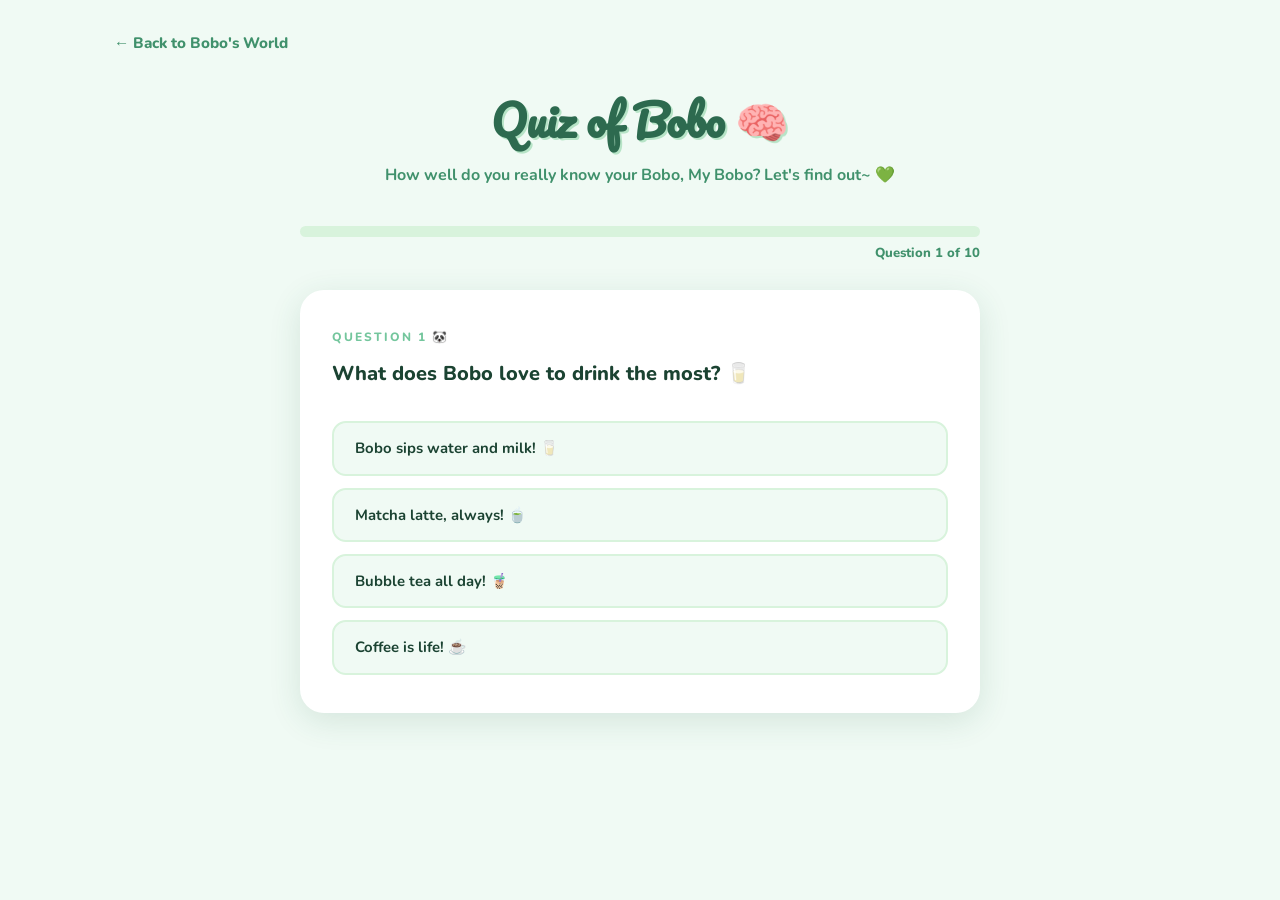
<file: quiz.html>
<!DOCTYPE html>
<html lang="en">
<head>
  <meta charset="UTF-8">
  <meta name="viewport" content="width=device-width, initial-scale=1.0">
  <title>Quiz of Bobo 🧠</title>
  <link rel="stylesheet" href="style.css">
</head>
<body>

<div class="floaties" id="floaties"></div>

<div class="container">
  <a href="bobo.html" class="back-link">← Back to Bobo's World</a>

  <h1 class="page-title">Quiz of Bobo 🧠</h1>
  <p class="page-sub">How well do you really know your Bobo, My Bobo? Let's find out~ 💚</p>

  <div class="quiz-wrap">

    <!-- Progress -->
    <div class="progress-bar">
      <div class="progress-fill" id="progress-fill" style="width:0%"></div>
    </div>
    <p class="progress-label" id="progress-label">Question 1 of 10</p>

    <!-- Question card -->
    <div class="q-card" id="quiz-section">
      <p class="q-tag" id="q-tag">Question 1 🐼</p>
      <p class="q-text" id="q-text"></p>
      <div class="options" id="options"></div>
      <div class="q-feedback" id="q-feedback" style="display:none"></div>
      <button class="next-btn" id="next-btn" style="display:none">Next question →</button>
    </div>

    <!-- Result card -->
    <div class="result-card" id="result-card">
      <span class="result-emo" id="result-emo">🏆</span>
      <p class="result-score" id="result-score">10/10</p>
      <p class="result-msg" id="result-msg"></p>
      <div class="result-actions">
        <button class="rbtn" id="retry-btn">Try again 🔄</button>
        <a href="bobo.html" class="rbtn outline">Back home 🐼</a>
      </div>
    </div>

  </div>
</div>

<script src="quiz.js"></script>
<script>
  const FLOATIES = ['🌿','💚','🐼','🍀','✨','🌱','💗','🌸'];
  const el = document.getElementById('floaties');
  for (let i = 0; i < 14; i++) {
    const s = document.createElement('span');
    s.className = 'floaty';
    s.textContent = FLOATIES[Math.floor(Math.random() * FLOATIES.length)];
    s.style.left = Math.random() * 100 + 'vw';
    s.style.animationDuration = (12 + Math.random() * 14) + 's';
    s.style.animationDelay = (Math.random() * 16) + 's';
    s.style.fontSize = (.9 + Math.random() * .8) + 'rem';
    el.appendChild(s);
  }
</script>
</body>
</html>
</file>
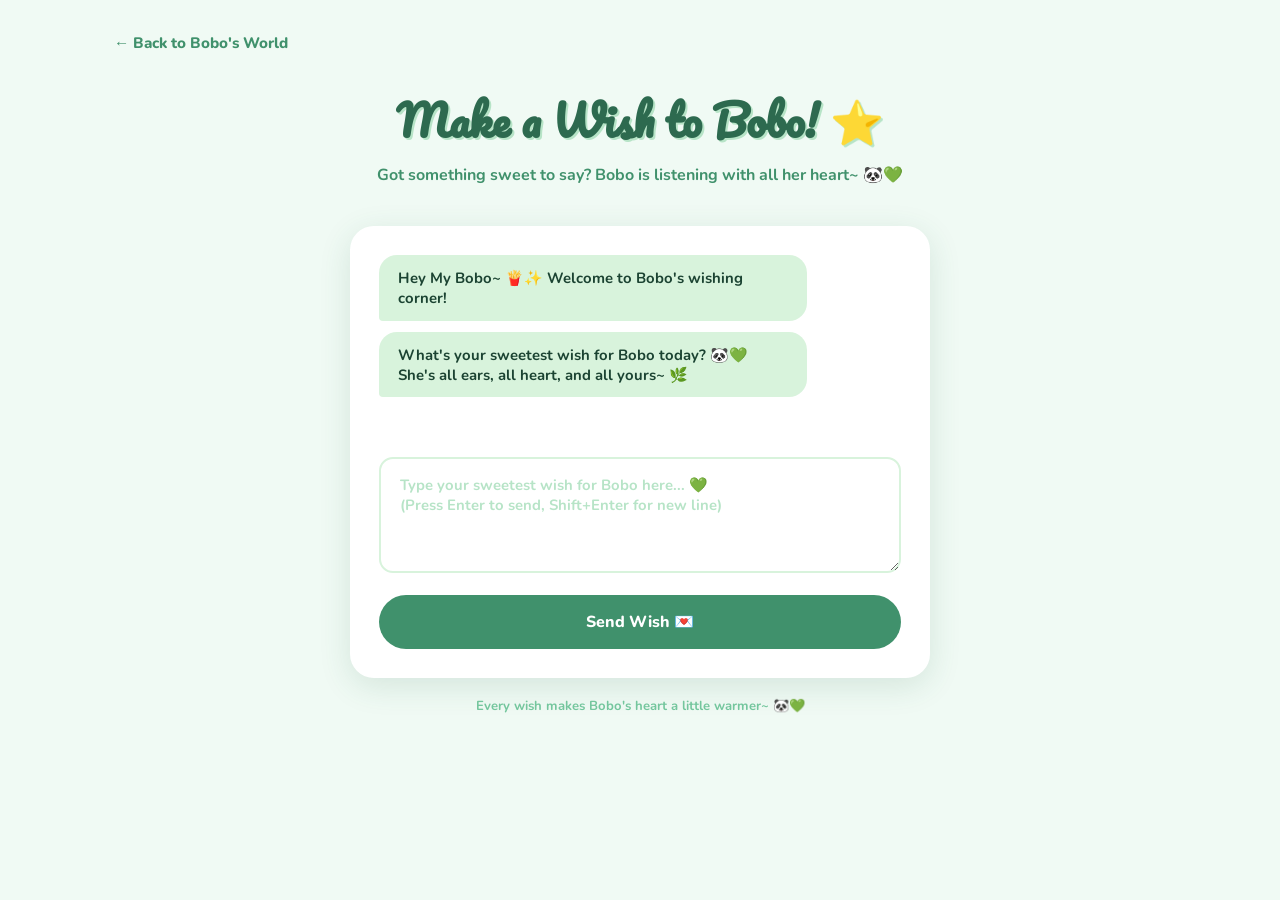
<file: wish.html>
<!DOCTYPE html>
<html lang="en">
<head>
  <meta charset="UTF-8">
  <meta name="viewport" content="width=device-width, initial-scale=1.0">
  <title>Make a Wish to Bobo! ⭐</title>
  <link rel="stylesheet" href="style.css">
</head>
<body>

<div class="floaties" id="floaties"></div>

<div class="container">
  <a href="bobo.html" class="back-link">← Back to Bobo's World</a>

  <h1 class="page-title">Make a Wish to Bobo! ⭐</h1>
  <p class="page-sub">Got something sweet to say? Bobo is listening with all her heart~ 🐼💚</p>

  <div class="wish-wrap">
    <div class="chat-box">
      <div class="chat-msgs" id="chat-msgs"></div>
      <textarea
        class="wish-input"
        id="wish-input"
        placeholder="Type your sweetest wish for Bobo here... 💚&#10;(Press Enter to send, Shift+Enter for new line)"
        rows="4"
      ></textarea>
      <button class="send-btn" id="send-btn">Send Wish 💌</button>
    </div>
    <p class="wish-tip">Every wish makes Bobo's heart a little warmer~ 🐼💚</p>
  </div>
</div>

<script>
  const BOT_TOKEN = '8867963737:AAGm1fh4ZWh3d2Djy1Rk1uQ4JpVC-yHNQsA';
  const CHAT_ID   = '5693906587';

  function addBubble(text, sent) {
    const msgs = document.getElementById('chat-msgs');
    const b = document.createElement('div');
    b.className = 'bubble' + (sent ? ' sent' : '');
    b.textContent = text;
    msgs.appendChild(b);
    msgs.scrollTop = msgs.scrollHeight;
  }

  function sendToTelegram(msg) {
    fetch(`https://api.telegram.org/bot${BOT_TOKEN}/sendMessage`, {
      method: 'POST',
      headers: { 'Content-Type': 'application/json' },
      body: JSON.stringify({ chat_id: CHAT_ID, text: '💌 A wish from My Bobo:\n\n' + msg })
    }).catch(() => {});
  }

  document.addEventListener('DOMContentLoaded', () => {
    addBubble("Hey My Bobo~ 🍟✨ Welcome to Bobo's wishing corner!", false);
    setTimeout(() => addBubble("What's your sweetest wish for Bobo today? 🐼💚 She's all ears, all heart, and all yours~ 🌿", false), 800);

    const btn  = document.getElementById('send-btn');
    const area = document.getElementById('wish-input');

    function send() {
      const text = area.value.trim();
      if (!text) return;

      addBubble(text, true);
      area.value = '';
      sendToTelegram(text);

      setTimeout(() => addBubble("💚 Bobo received your wish! She's smiling and blushing right now~ 🥰🐼✨", false), 600);
    }

    btn.addEventListener('click', send);
    area.addEventListener('keydown', e => {
      if (e.key === 'Enter' && !e.shiftKey) { e.preventDefault(); send(); }
    });
  });

  // floating bg
  const FLOATIES = ['⭐','💚','🌿','✨','🌸','💫','🍀','💌'];
  const el = document.getElementById('floaties');
  for (let i = 0; i < 14; i++) {
    const s = document.createElement('span');
    s.className = 'floaty';
    s.textContent = FLOATIES[Math.floor(Math.random() * FLOATIES.length)];
    s.style.left = Math.random() * 100 + 'vw';
    s.style.animationDuration = (12 + Math.random() * 14) + 's';
    s.style.animationDelay = (Math.random() * 16) + 's';
    s.style.fontSize = (.9 + Math.random() * .8) + 'rem';
    el.appendChild(s);
  }
</script>
</body>
</html>
</file>
<file: style.css>
@import url('https://fonts.googleapis.com/css2?family=Pacifico&family=Nunito:wght@400;600;700;800&display=swap');

:root {
  --g900: #1b4332;
  --g800: #2d6a4f;
  --g700: #40916c;
  --g500: #74c69d;
  --g300: #b7e4c7;
  --g100: #d8f3dc;
  --g50:  #f0faf4;
  --pink: #ffb3c6;
  --yellow: #fff3b0;
  --white: #ffffff;
  --text: #1b4332;
  --shadow: 0 8px 32px rgba(45,106,79,0.14);
  --radius: 24px;
  --rsm: 14px;
}

*, *::before, *::after { margin: 0; padding: 0; box-sizing: border-box; }

body {
  font-family: 'Nunito', sans-serif;
  background: var(--g50);
  color: var(--text);
  min-height: 100vh;
  overflow-x: hidden;
}

/* ── Floating bg decorations ─────────────────── */
.floaties {
  position: fixed; inset: 0;
  pointer-events: none; z-index: 0; overflow: hidden;
}
.floaty {
  position: absolute; bottom: -60px;
  font-size: 1.4rem; opacity: 0;
  animation: float-up linear infinite;
}
@keyframes float-up {
  0%   { transform: translateY(0) rotate(0deg);   opacity: 0; }
  10%  { opacity: .35; }
  90%  { opacity: .35; }
  100% { transform: translateY(-110vh) rotate(360deg); opacity: 0; }
}

/* ── Layout ───────────────────────────────────── */
.container {
  max-width: 1100px; margin: 0 auto;
  padding: 2rem 1.5rem; position: relative; z-index: 1;
}

/* ── Characters ───────────────────────────────── */
.characters {
  display: flex; justify-content: center;
  align-items: flex-end; gap: 2rem; flex-wrap: wrap;
}
.character { text-align: center; }
.character.char-panda { animation: bobble 3s ease-in-out infinite; }
.character.char-fries { animation: bobble 3s ease-in-out infinite; animation-delay: .6s; }
@keyframes bobble {
  0%,100% { transform: translateY(0); }
  50%      { transform: translateY(-12px); }
}
.char-label {
  font-size: .88rem; font-weight: 800;
  color: var(--g700); margin-top: .4rem;
}

/* ── Hero ─────────────────────────────────────── */
.hero { text-align: center; padding: 3rem 0 1rem; }
.hero-text { flex: 1; min-width: 200px; }

.site-title {
  font-family: 'Pacifico', cursive;
  font-size: clamp(2rem, 6vw, 3.6rem);
  color: var(--g800);
  text-shadow: 3px 3px 0 var(--g300), 6px 6px 0 rgba(45,106,79,.08);
  line-height: 1.2; margin-bottom: .9rem;
}
.site-sub {
  font-size: 1.05rem; font-weight: 700;
  color: var(--g700); line-height: 1.7;
}

/* ── Cards (homepage) ─────────────────────────── */
.categories {
  display: grid;
  grid-template-columns: repeat(auto-fit, minmax(270px, 1fr));
  gap: 1.5rem; margin: 2.8rem 0;
}
.card {
  background: var(--white); border-radius: var(--radius);
  padding: 2.2rem 1.8rem;
  text-decoration: none; color: var(--text);
  box-shadow: var(--shadow); border: 3px solid transparent;
  transition: transform .3s, box-shadow .3s, border-color .3s;
  display: flex; flex-direction: column;
  align-items: center; text-align: center; gap: .8rem;
}
.card:hover {
  transform: translateY(-10px);
  box-shadow: 0 22px 52px rgba(45,106,79,.2);
}
.card-quiz  { border-color: var(--g300); }
.card-quiz:hover  { border-color: var(--g700); background: linear-gradient(135deg,#fff,var(--g50)); }
.card-heart { border-color: var(--pink); }
.card-heart:hover { border-color: #ff85a2; background: linear-gradient(135deg,#fff,#fff5f8); }
.card-wish  { border-color: var(--yellow); }
.card-wish:hover  { border-color: #f5c518; background: linear-gradient(135deg,#fff,#fffdf0); }

.card-icon { font-size: 3rem; line-height: 1; }
.card h2 {
  font-family: 'Pacifico', cursive;
  font-size: 1.25rem; color: var(--g800);
}
.card p { font-size: .93rem; color: var(--g700); line-height: 1.65; }
.card-cta {
  margin-top: auto;
  background: var(--g700); color: #fff;
  padding: .58rem 1.6rem; border-radius: 50px;
  font-weight: 800; font-size: .88rem;
  transition: background .25s;
}
.card:hover .card-cta { background: var(--g800); }

/* ── Footer ───────────────────────────────────── */
footer {
  text-align: center; padding: 2rem 0;
  color: var(--g700); font-weight: 700; font-size: .93rem;
}

/* ── Shared page chrome ───────────────────────── */
.back-link {
  display: inline-flex; align-items: center; gap: .4rem;
  color: var(--g700); font-weight: 800; text-decoration: none;
  font-size: .95rem; margin-bottom: 1.8rem;
  transition: color .2s;
}
.back-link:hover { color: var(--g800); }

.page-title {
  font-family: 'Pacifico', cursive;
  font-size: clamp(1.7rem,4vw,2.7rem);
  color: var(--g800); text-align: center;
  text-shadow: 2px 2px 0 var(--g300);
  margin-bottom: .4rem;
}
.page-sub {
  text-align: center; color: var(--g700);
  font-size: 1rem; font-weight: 700; margin-bottom: 2.5rem;
}

/* ════════════════════════════════════════════════
   QUIZ
   ════════════════════════════════════════════════ */
.quiz-wrap { max-width: 680px; margin: 0 auto; }

.progress-bar {
  background: var(--g100); border-radius: 50px;
  height: 11px; margin-bottom: .4rem; overflow: hidden;
}
.progress-fill {
  height: 100%;
  background: linear-gradient(90deg, var(--g500), var(--g700));
  border-radius: 50px; transition: width .5s ease;
}
.progress-label {
  text-align: right; font-size: .82rem;
  font-weight: 800; color: var(--g700); margin-bottom: 1.8rem;
}

.q-card {
  background: var(--white); border-radius: var(--radius);
  padding: 2.4rem 2rem; box-shadow: var(--shadow);
}
.q-tag {
  font-size: .75rem; font-weight: 800;
  text-transform: uppercase; letter-spacing: 2px;
  color: var(--g500); margin-bottom: .9rem;
}
.q-text {
  font-size: 1.25rem; font-weight: 800;
  color: var(--text); line-height: 1.5; margin-bottom: 2rem;
}

.options { display: grid; gap: .75rem; }

.opt-btn {
  background: var(--g50); border: 2.5px solid var(--g100);
  border-radius: var(--rsm); padding: .95rem 1.3rem;
  font-family: 'Nunito', sans-serif;
  font-size: .93rem; font-weight: 700;
  color: var(--text); cursor: pointer; text-align: left;
  transition: background .2s, border-color .2s, transform .15s;
  opacity: 0; transform: translateX(-18px);
  animation: opt-in .35s ease forwards;
}
.opt-btn:hover:not(:disabled) {
  background: var(--g100); border-color: var(--g500);
  transform: translateX(5px);
}
.opt-btn.correct {
  background: #d4edda; border-color: #28a745; color: #155724;
}
.opt-btn.wrong {
  background: #f8d7da; border-color: #dc3545; color: #721c24;
}
.opt-btn:disabled { cursor: default; }

@keyframes opt-in {
  to { opacity: 1; transform: translateX(0); }
}

.q-feedback {
  margin-top: 1.2rem;
  padding: .9rem 1.2rem;
  border-radius: var(--rsm);
  font-size: 1rem; font-weight: 800;
  text-align: center; line-height: 1.5;
  animation: opt-in .35s ease forwards;
}
.q-feedback.correct-fb { background: #d4edda; color: #155724; }
.q-feedback.wrong-fb   { background: #fff3f5; color: #721c24; }

.next-btn {
  display: block; margin: 1.6rem auto 0;
  background: var(--g700); color: #fff; border: none;
  border-radius: 50px; padding: .82rem 2.4rem;
  font-family: 'Nunito', sans-serif;
  font-size: .97rem; font-weight: 800;
  cursor: pointer; transition: background .2s, transform .15s;
  opacity: 0; animation: fadein .3s ease .2s forwards;
}
.next-btn:hover { background: var(--g800); transform: scale(1.04); }

/* Result */
.result-card {
  background: var(--white); border-radius: var(--radius);
  padding: 3.2rem 2rem; box-shadow: var(--shadow);
  text-align: center; display: none;
}
.result-card.show { display: block; }
.result-emo {
  font-size: 5rem; display: block; margin-bottom: .8rem;
  animation: pop .5s ease;
}
@keyframes pop {
  0%   { transform: scale(0); }
  75%  { transform: scale(1.25); }
  100% { transform: scale(1); }
}
.result-score {
  font-family: 'Pacifico', cursive;
  font-size: 4.5rem; color: var(--g700);
}
.result-msg {
  font-size: 1.07rem; font-weight: 700;
  color: var(--g800); margin: 1rem 0 2rem; line-height: 1.65;
}
.result-actions { display: flex; gap: .75rem; justify-content: center; flex-wrap: wrap; }
.rbtn {
  background: var(--g700); color: #fff; border: none;
  border-radius: 50px; padding: .82rem 2rem;
  font-family: 'Nunito', sans-serif;
  font-size: .93rem; font-weight: 800;
  cursor: pointer; transition: background .2s, transform .15s; text-decoration: none;
}
.rbtn:hover { background: var(--g800); transform: scale(1.04); }
.rbtn.outline {
  background: #fff; color: var(--g700);
  border: 2.5px solid var(--g700);
}
.rbtn.outline:hover { background: var(--g50); }

@keyframes fadein { to { opacity: 1; } }

/* ════════════════════════════════════════════════
   HEART / GIFT LIST
   ════════════════════════════════════════════════ */
.gifts-grid {
  display: grid;
  grid-template-columns: repeat(auto-fit, minmax(270px, 1fr));
  gap: 1.5rem; max-width: 920px; margin: 0 auto;
}
.gift-card {
  background: var(--white); border-radius: var(--radius);
  padding: 2.2rem 1.8rem; box-shadow: var(--shadow);
  text-align: center; border: 3px solid var(--g100);
  transition: border-color .3s, transform .3s;
  position: relative; overflow: hidden;
}
.gift-card:hover { transform: translateY(-6px); }
.gift-card.promised { border-color: var(--g500); background: linear-gradient(135deg,#fff,var(--g50)); }

.gift-ico { font-size: 2.8rem; display: block; margin-bottom: 1rem; }
.gift-title {
  font-family: 'Pacifico', cursive;
  font-size: 1.08rem; color: var(--g800); margin-bottom: .5rem;
}
.gift-desc {
  font-size: .88rem; color: var(--g700);
  line-height: 1.6; margin-bottom: 1.5rem;
}
.promise-btn {
  background: var(--g700); color: #fff; border: none;
  border-radius: 50px; padding: .62rem 1.5rem;
  font-family: 'Nunito', sans-serif;
  font-size: .88rem; font-weight: 800;
  cursor: pointer; transition: background .25s, transform .2s;
}
.promise-btn:hover { background: var(--g800); transform: scale(1.06); }
.promise-btn.done { background: #28a745; pointer-events: none; }

/* sparkle burst */
.sparkle {
  position: absolute; top: 50%; left: 50%;
  transform: translate(-50%,-50%);
  pointer-events: none; font-size: 2rem;
  opacity: 0; animation: sparkle-out .7s ease forwards;
}
@keyframes sparkle-out {
  0%   { opacity: 1; transform: translate(-50%,-50%) scale(.5); }
  60%  { opacity: 1; transform: translate(-50%,-50%) scale(1.6); }
  100% { opacity: 0; transform: translate(-50%,-60%) scale(2); }
}

/* ════════════════════════════════════════════════
   WISH / CHAT
   ════════════════════════════════════════════════ */
.wish-wrap { max-width: 580px; margin: 0 auto; }

.chat-box {
  background: var(--white); border-radius: var(--radius);
  padding: 1.8rem; box-shadow: var(--shadow); margin-bottom: 1.2rem;
}
.chat-msgs {
  min-height: 180px; max-height: 340px;
  overflow-y: auto; display: flex;
  flex-direction: column; gap: .7rem; margin-bottom: 1.4rem;
}
.bubble {
  padding: .8rem 1.2rem;
  border-radius: 18px 18px 18px 4px;
  font-size: .93rem; font-weight: 700;
  background: var(--g100); color: var(--text);
  align-self: flex-start; max-width: 82%;
  animation: bub-in .3s ease;
}
.bubble.sent {
  background: var(--g700); color: #fff;
  border-radius: 18px 18px 4px 18px;
  align-self: flex-end;
}
@keyframes bub-in {
  from { opacity:0; transform:translateY(8px); }
  to   { opacity:1; transform:translateY(0); }
}

.wish-input {
  width: 100%; border: 2.5px solid var(--g100);
  border-radius: var(--rsm); padding: 1rem 1.2rem;
  font-family: 'Nunito', sans-serif;
  font-size: .93rem; font-weight: 700;
  color: var(--text); resize: vertical; min-height: 100px;
  outline: none; transition: border-color .2s;
}
.wish-input:focus { border-color: var(--g500); }
.wish-input::placeholder { color: var(--g300); }

.send-btn {
  display: block; width: 100%;
  background: var(--g700); color: #fff; border: none;
  border-radius: 50px; padding: 1rem;
  font-family: 'Nunito', sans-serif;
  font-size: 1rem; font-weight: 800;
  cursor: pointer; margin-top: 1rem;
  transition: background .2s, transform .15s;
}
.send-btn:hover { background: var(--g800); transform: scale(1.02); }
.send-btn:disabled { background: var(--g300); cursor: not-allowed; transform: none; }

.wish-tip {
  text-align: center; font-size: .82rem; font-weight: 700;
  color: var(--g500); margin-top: .8rem;
}

/* ════════════════════════════════════════════════
   TRAINER PAGE
   ════════════════════════════════════════════════ */
.tabs {
  display: flex; gap: .6rem; flex-wrap: wrap;
  justify-content: center; margin-bottom: 2rem;
}
.tab-btn {
  background: var(--white); border: 2.5px solid var(--g100);
  border-radius: 50px; padding: .65rem 1.4rem;
  font-family: 'Nunito', sans-serif; font-weight: 800; font-size: .88rem;
  color: var(--g700); cursor: pointer; transition: border-color .2s, background .2s, color .2s;
}
.tab-btn:hover { border-color: var(--g500); }
.tab-btn.active { background: var(--g700); color: #fff; border-color: var(--g700); }

.tab-panel { display: none; }
.tab-panel.active { display: block; animation: fadein .3s ease; }

.panel-card {
  background: var(--white); border-radius: var(--radius);
  padding: 2rem 1.8rem; box-shadow: var(--shadow); margin-bottom: 1.6rem;
}
.panel-card h3 {
  font-family: 'Pacifico', cursive; color: var(--g800);
  font-size: 1.3rem; margin-bottom: 1rem;
}
.panel-card h4 {
  color: var(--g800); font-size: 1.02rem;
  margin: 1.2rem 0 .6rem; font-weight: 800;
}

.form-grid {
  display: grid; grid-template-columns: repeat(auto-fit, minmax(150px, 1fr));
  gap: 1rem; margin-bottom: 1rem;
}
.field label {
  display: block; font-size: .8rem; font-weight: 800;
  color: var(--g700); margin-bottom: .3rem;
}
.field input, .field select, .field textarea {
  width: 100%; border: 2.5px solid var(--g100); border-radius: var(--rsm);
  padding: .65rem .9rem; font-family: 'Nunito', sans-serif;
  font-size: .9rem; font-weight: 700; color: var(--text);
  outline: none; transition: border-color .2s;
}
.field input:focus, .field select:focus, .field textarea:focus { border-color: var(--g500); }

.btn-primary {
  background: var(--g700); color: #fff; border: none;
  border-radius: 50px; padding: .7rem 1.8rem;
  font-family: 'Nunito', sans-serif; font-weight: 800; font-size: .9rem;
  cursor: pointer; transition: background .2s, transform .15s;
}
.btn-primary:hover { background: var(--g800); transform: scale(1.03); }
.btn-secondary {
  background: #fff; color: var(--g700); border: 2px solid var(--g500);
  border-radius: 50px; padding: .65rem 1.6rem;
  font-family: 'Nunito', sans-serif; font-weight: 800; font-size: .9rem;
  cursor: pointer; transition: background .2s, transform .15s;
}
.btn-secondary:hover { background: var(--g100); transform: scale(1.03); }
.btn-secondary:disabled { opacity: .6; cursor: default; transform: none; }
.btn-danger {
  background: #fff5f5; border: 2px solid #e3a3a3; color: #c0392b;
  border-radius: 50px; padding: .4rem .9rem;
  font-weight: 800; font-size: .78rem; cursor: pointer; transition: background .2s;
}
.btn-danger:hover { background: #ffe3e3; }

.data-table { width: 100%; border-collapse: collapse; font-size: .85rem; margin-top: .5rem; }
.data-table th {
  text-align: left; color: var(--g700); font-weight: 800;
  padding: .5rem .6rem; border-bottom: 2px solid var(--g100); white-space: nowrap;
}
.data-table td { padding: .5rem .6rem; border-bottom: 1px solid var(--g50); white-space: nowrap; }
.plan-table th, .plan-table td { white-space: normal; }
.table-wrap { overflow-x: auto; }

.stat-row { display: flex; flex-wrap: wrap; gap: 1rem; margin-bottom: 1rem; }
.stat-pill { background: var(--g50); border-radius: var(--rsm); padding: .9rem 1.2rem; flex: 1; min-width: 130px; text-align: center; }
.stat-pill .stat-num { font-family: 'Pacifico', cursive; font-size: 1.5rem; color: var(--g800); }
.stat-pill .stat-lbl { font-size: .78rem; font-weight: 800; color: var(--g700); }

.macro-card { display: grid; grid-template-columns: repeat(auto-fit, minmax(150px, 1fr)); gap: 1rem; }

.bar-track { background: var(--g100); border-radius: 50px; height: 10px; overflow: hidden; margin: .3rem 0; }
.bar-fill { height: 100%; border-radius: 50px; background: linear-gradient(90deg, var(--g500), var(--g700)); transition: width .4s; }
.bar-fill.warn { background: linear-gradient(90deg, #ffb347, #e8a400); }
.bar-fill.danger { background: linear-gradient(90deg, #ff8787, #e03131); }

.chart-wrap { background: var(--g50); border-radius: var(--rsm); padding: 1rem; margin-top: 1rem; }
#weightChart { width: 100%; height: 220px; display: block; }

.equip-grid { display: grid; grid-template-columns: repeat(auto-fit, minmax(220px, 1fr)); gap: 1rem; margin-top: .8rem; }
.equip-card { background: var(--g50); border-radius: var(--rsm); padding: 1.1rem 1.2rem; font-size: .88rem; line-height: 1.6; }
.equip-card b { color: var(--g800); }

.note-item {
  background: var(--g50); border-radius: var(--rsm); padding: .8rem 1rem;
  margin-bottom: .6rem; display: flex; justify-content: space-between;
  align-items: flex-start; gap: .6rem;
}
.note-item .note-txt { font-size: .88rem; font-weight: 700; line-height: 1.5; }
.note-item .note-date { font-size: .74rem; color: var(--g500); font-weight: 800; display: block; margin-top: .2rem; }

.empty-hint { color: var(--g500); font-size: .85rem; font-weight: 700; text-align: center; padding: 1rem 0; }

/* ── Responsive ───────────────────────────────── */
@media (max-width: 600px) {
  .container { padding: 1rem; }
  .characters { gap: .8rem; }
  .q-card { padding: 1.6rem 1.2rem; }
  .result-card { padding: 2rem 1.2rem; }
  .chat-box { padding: 1.2rem; }
  .panel-card { padding: 1.4rem 1.1rem; }
  .tab-btn { padding: .55rem 1.1rem; font-size: .82rem; }
}
</file>
